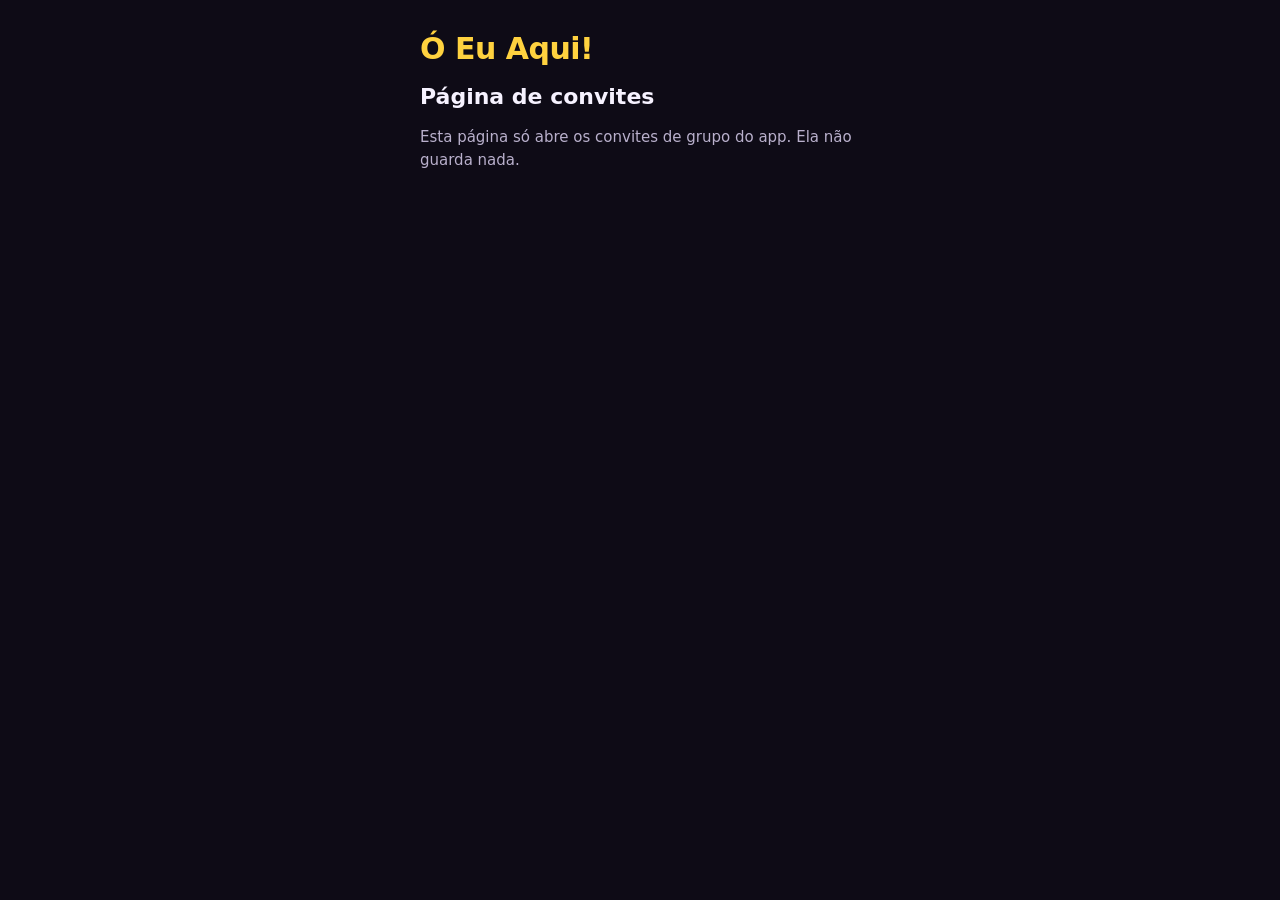
<file: index.html>
<!doctype html>
<html lang="pt-BR">
<head>
<meta charset="utf-8">
<meta name="viewport" content="width=device-width, initial-scale=1, viewport-fit=cover">
<meta http-equiv="Content-Security-Policy" content="default-src 'none'; style-src 'self'; img-src 'self'; base-uri 'none'; form-action 'none'">
<meta name="referrer" content="no-referrer">
<meta name="robots" content="noindex">
<title>Ó Eu Aqui! — página de convites</title>
<link rel="stylesheet" href="estilo.css">
</head>
<body>
<main>
  <p class="marca">Ó Eu Aqui!</p>
  <h1>Página de convites</h1>
  <p class="suave">Esta página só abre os convites de grupo do app. Ela não guarda nada.</p>
</main>
</body>
</html>
</file>
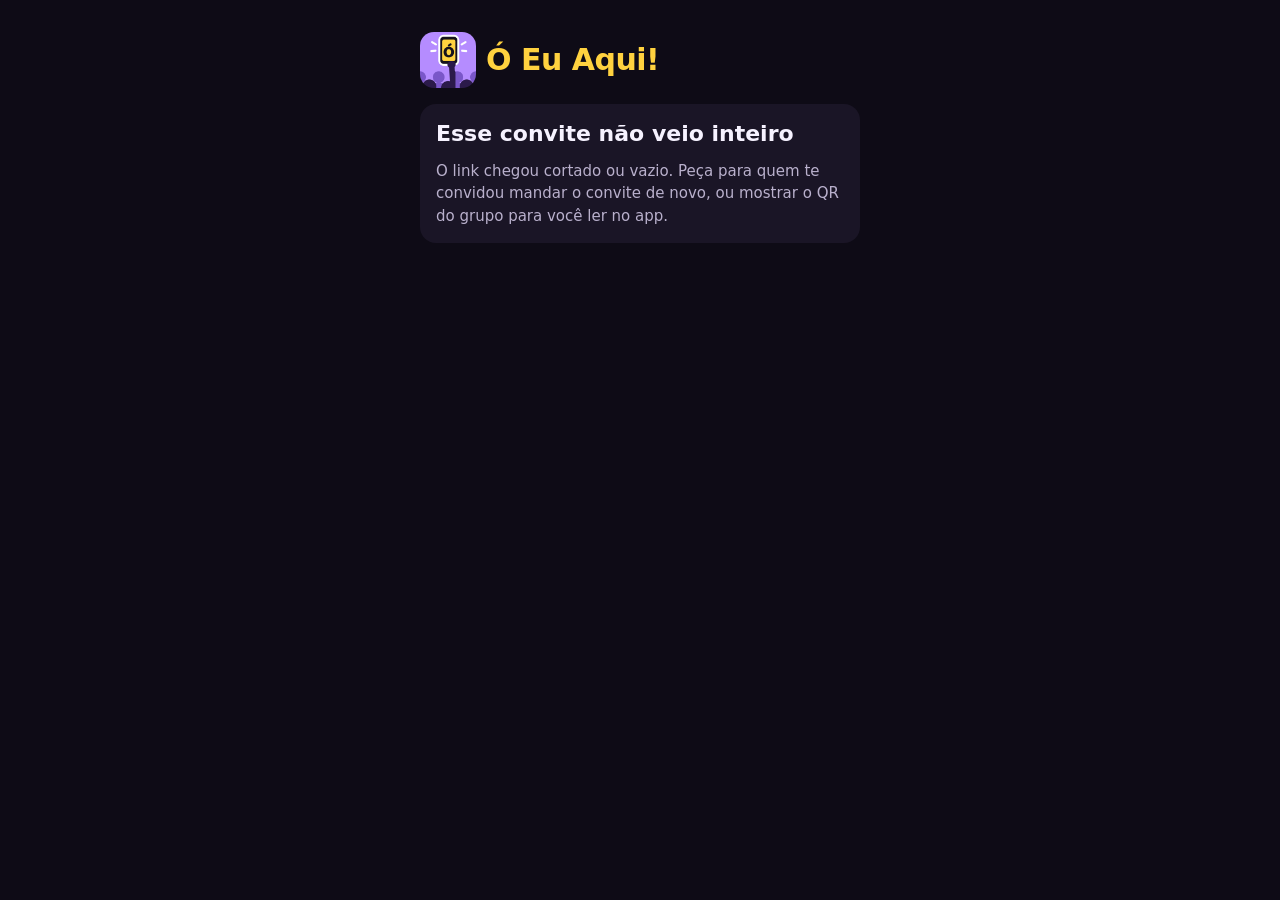
<file: oeuaqui/e.html>
<!doctype html>
<html lang="pt-BR">
<head>
<meta charset="utf-8">
<meta name="viewport" content="width=device-width, initial-scale=1, viewport-fit=cover">
<!-- Sem nenhum recurso externo, sem cookies e sem analytics. O código do convite fica depois do "#",
     que o navegador nunca manda ao servidor; o JS só lê location.hash e não decodifica nada. -->
<meta http-equiv="Content-Security-Policy" content="default-src 'none'; script-src 'self'; style-src 'self'; img-src 'self'; connect-src 'none'; base-uri 'none'; form-action 'none'">
<meta name="referrer" content="no-referrer">
<meta name="robots" content="noindex">
<title>Convite do Ó Eu Aqui!</title>
<link rel="stylesheet" href="../estilo.css">
<script src="e.js" defer></script>
</head>
<body>
<main>
  <p class="marca"><img src="logo.png" alt="" width="56" height="56" class="logo"> Ó Eu Aqui!</p>

  <section id="convite" hidden>
    <div class="cartao">
      <h1>Você foi convidado para um grupo do Ó Eu Aqui!</h1>
      <p>O app ajuda vocês a se acharem durante o show ou o evento, mesmo sem internet: cada grupo tem o seu sinal, um radar e um ponto de encontro.</p>
      <a id="abrir" class="botao principal" href="oeuaqui://e">Abrir no app Ó Eu Aqui!</a>
      <button id="copiar" class="botao secundario" type="button">Copiar código</button>
      <p id="status" class="status" role="status" aria-live="polite"></p>
      <p id="atualizar" class="suave" hidden>Se o app pedir para atualizar ou disser que o convite é inválido, atualize o Ó Eu Aqui! pela Google Play (versão 1.3 ou mais nova) e toque no convite de novo.</p>
      <textarea id="codigo" class="codigo-oculto" rows="1" readonly aria-hidden="true" tabindex="-1"></textarea>
    </div>
    <div class="cartao">
      <h2>Ainda não tem o app?</h2>
      <p class="suave">Por enquanto o Ó Eu Aqui! é só para Android. Instale pela Google Play e depois toque no convite de novo.</p>
      <a class="botao secundario" href="https://play.google.com/store/apps/details?id=br.com.mocto.oeuaqui" rel="noopener">Baixar na Google Play</a>
    </div>
  </section>

  <section id="iphone" hidden>
    <div class="cartao">
      <h1>No iPhone ainda não dá</h1>
      <p class="suave">Por enquanto o Ó Eu Aqui! é só para Android. Estamos preparando a versão para iPhone.</p>
      <p class="suave">Até lá: peça para quem te convidou mandar a imagem do sinal do grupo. No show, procure esse sinal e combine o ponto de encontro pelo WhatsApp.</p>
    </div>
  </section>

  <section id="invalido" hidden>
    <div class="cartao">
      <h1>Esse convite não veio inteiro</h1>
      <p class="suave">O link chegou cortado ou vazio. Peça para quem te convidou mandar o convite de novo, ou mostrar o QR do grupo para você ler no app.</p>
    </div>
  </section>

  <noscript>
    <div class="cartao">
      <p>Para abrir o convite, ligue o JavaScript ou abra o app Ó Eu Aqui! e toque em Entrar com código.</p>
    </div>
  </noscript>

</main>
</body>
</html>
</file>
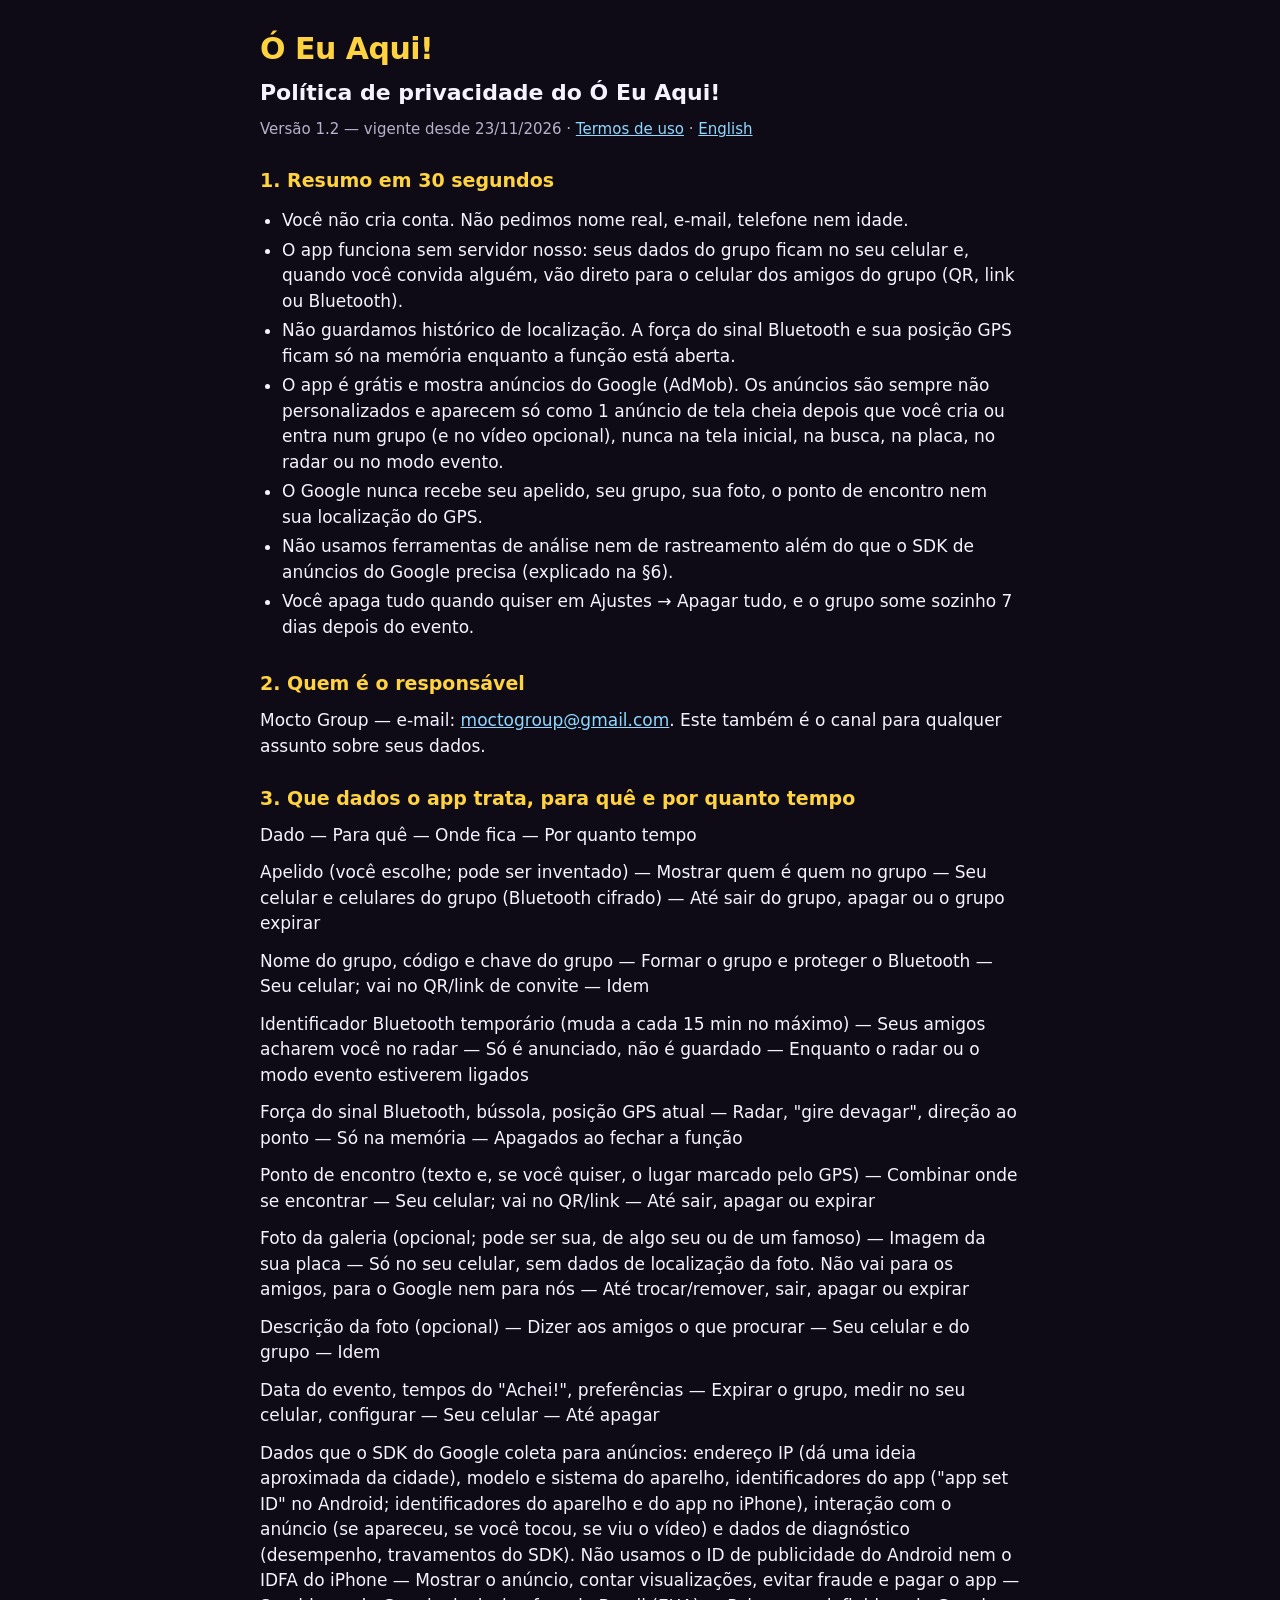
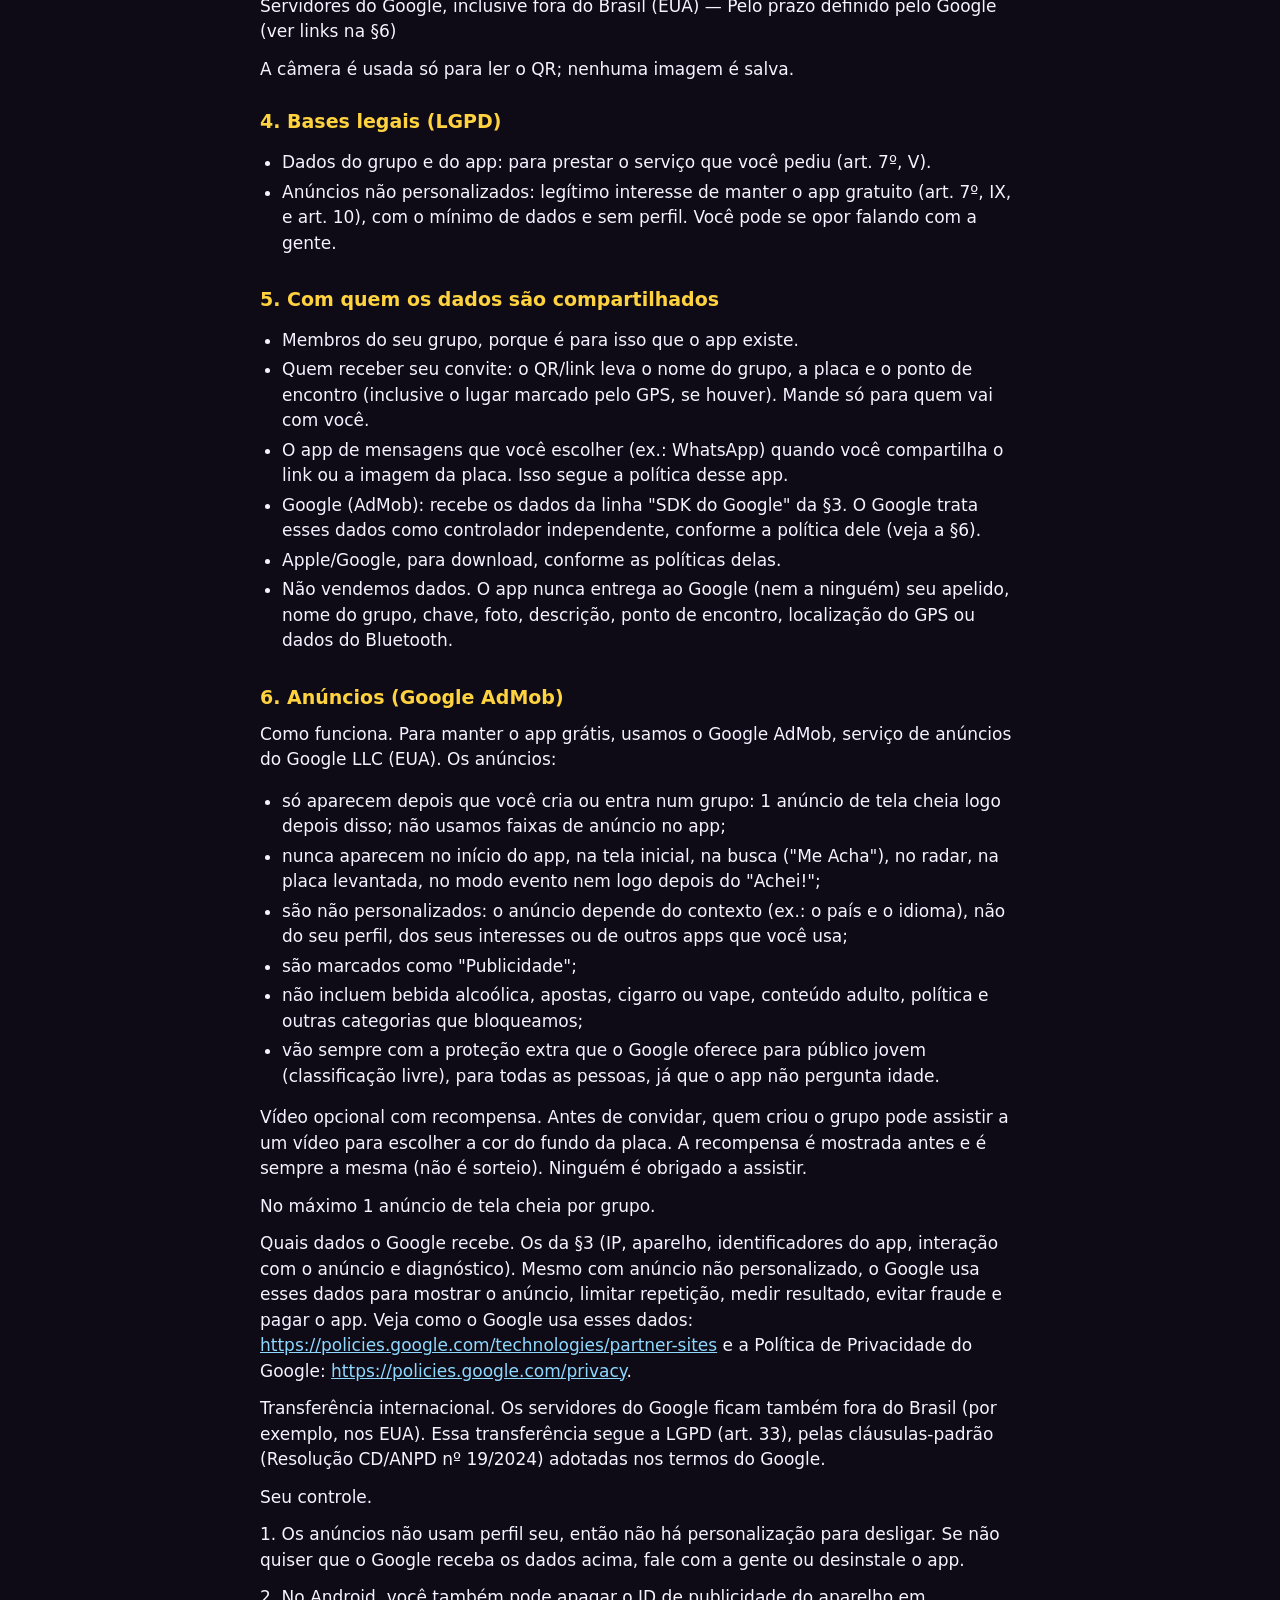
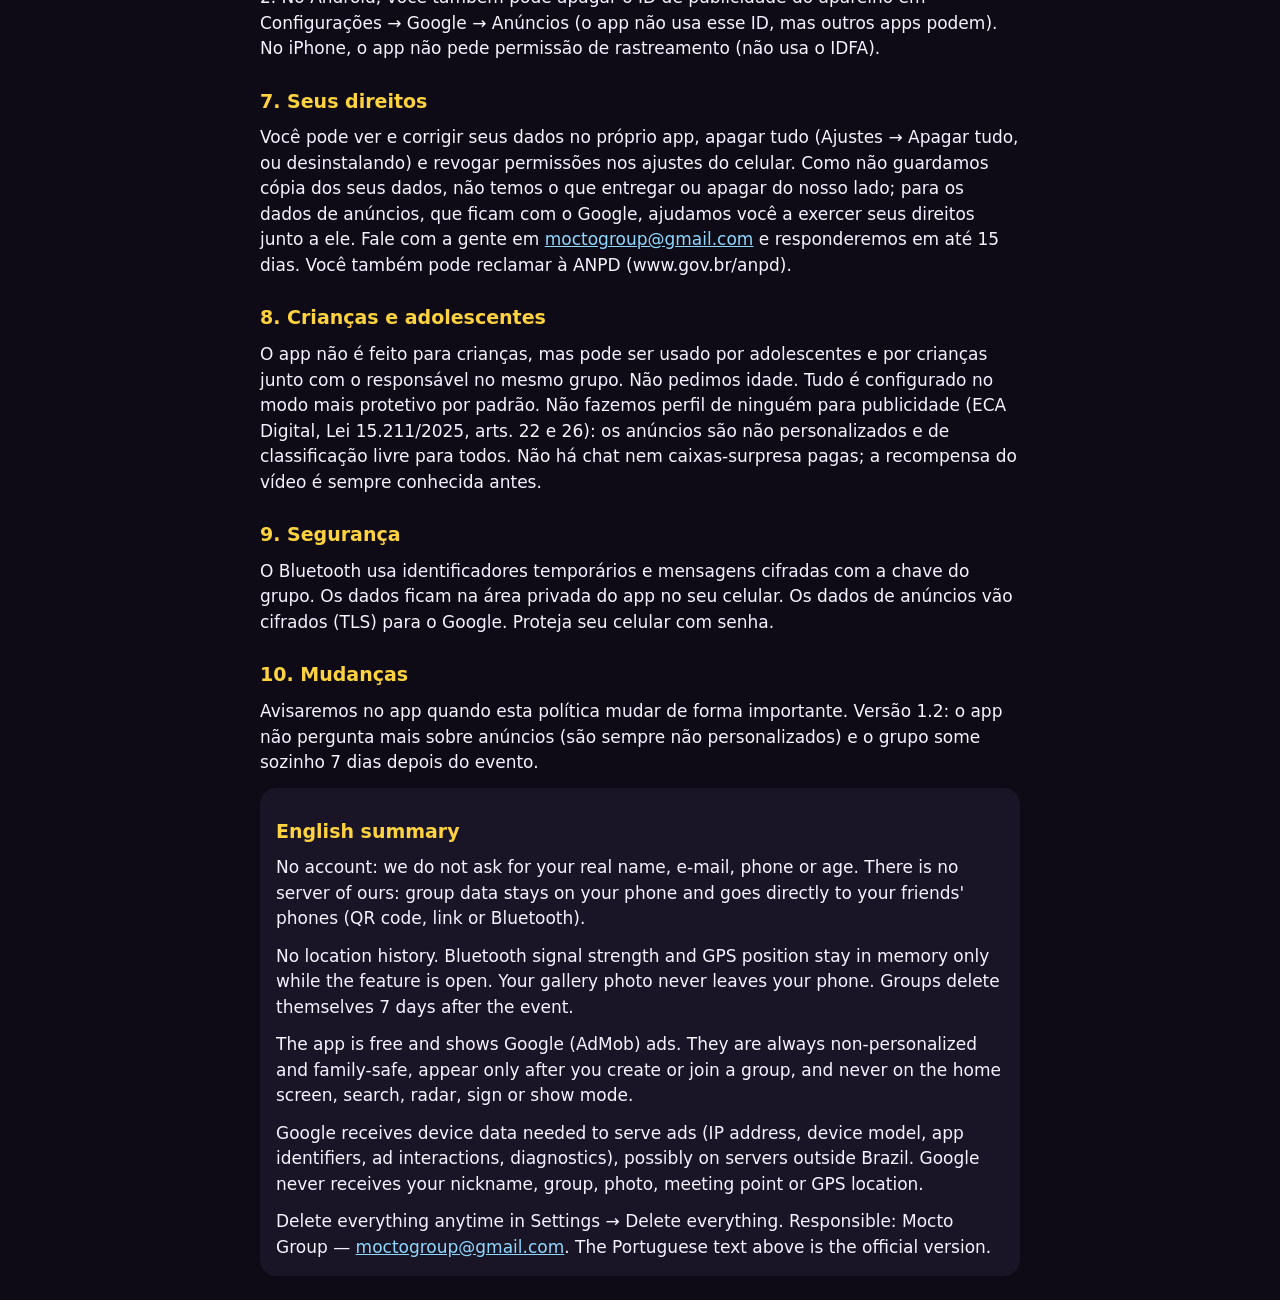
<file: oeuaqui/privacidade.html>
<!doctype html>
<html lang="pt-BR">
<head>
<meta charset="utf-8">
<meta name="viewport" content="width=device-width, initial-scale=1, viewport-fit=cover">
<!-- Mesmo texto da versão dentro do app (legal.pt-BR.json, v1.2). Sem nenhum recurso externo, sem cookies e sem JS. -->
<meta http-equiv="Content-Security-Policy" content="default-src 'none'; script-src 'self'; style-src 'self'; img-src 'self'; connect-src 'none'; base-uri 'none'; form-action 'none'">
<meta name="referrer" content="no-referrer">
<title>Política de privacidade do Ó Eu Aqui!</title>
<link rel="stylesheet" href="../estilo.css">
</head>
<body>
<main class="legal">
  <p class="marca">Ó Eu Aqui!</p>
  <h1>Política de privacidade do Ó Eu Aqui!</h1>
  <p class="suave">Versão 1.2 — vigente desde 23/11/2026 · <a href="termos.html">Termos de uso</a> · <a href="#english" hreflang="en">English</a></p>
<h2>1. Resumo em 30 segundos</h2>
<ul><li>Você não cria conta. Não pedimos nome real, e-mail, telefone nem idade.</li><li>O app funciona sem servidor nosso: seus dados do grupo ficam no seu celular e, quando você convida alguém, vão direto para o celular dos amigos do grupo (QR, link ou Bluetooth).</li><li>Não guardamos histórico de localização. A força do sinal Bluetooth e sua posição GPS ficam só na memória enquanto a função está aberta.</li><li>O app é grátis e mostra anúncios do Google (AdMob). Os anúncios são sempre não personalizados e aparecem só como 1 anúncio de tela cheia depois que você cria ou entra num grupo (e no vídeo opcional), nunca na tela inicial, na busca, na placa, no radar ou no modo evento.</li><li>O Google nunca recebe seu apelido, seu grupo, sua foto, o ponto de encontro nem sua localização do GPS.</li><li>Não usamos ferramentas de análise nem de rastreamento além do que o SDK de anúncios do Google precisa (explicado na §6).</li><li>Você apaga tudo quando quiser em Ajustes → Apagar tudo, e o grupo some sozinho 7 dias depois do evento.</li></ul>
<h2>2. Quem é o responsável</h2>
<p>Mocto Group — e-mail: <a href="mailto:moctogroup@gmail.com">moctogroup@gmail.com</a>. Este também é o canal para qualquer assunto sobre seus dados.</p>
<h2>3. Que dados o app trata, para quê e por quanto tempo</h2>
<p>Dado — Para quê — Onde fica — Por quanto tempo</p>
<p>Apelido (você escolhe; pode ser inventado) — Mostrar quem é quem no grupo — Seu celular e celulares do grupo (Bluetooth cifrado) — Até sair do grupo, apagar ou o grupo expirar</p>
<p>Nome do grupo, código e chave do grupo — Formar o grupo e proteger o Bluetooth — Seu celular; vai no QR/link de convite — Idem</p>
<p>Identificador Bluetooth temporário (muda a cada 15 min no máximo) — Seus amigos acharem você no radar — Só é anunciado, não é guardado — Enquanto o radar ou o modo evento estiverem ligados</p>
<p>Força do sinal Bluetooth, bússola, posição GPS atual — Radar, "gire devagar", direção ao ponto — Só na memória — Apagados ao fechar a função</p>
<p>Ponto de encontro (texto e, se você quiser, o lugar marcado pelo GPS) — Combinar onde se encontrar — Seu celular; vai no QR/link — Até sair, apagar ou expirar</p>
<p>Foto da galeria (opcional; pode ser sua, de algo seu ou de um famoso) — Imagem da sua placa — Só no seu celular, sem dados de localização da foto. Não vai para os amigos, para o Google nem para nós — Até trocar/remover, sair, apagar ou expirar</p>
<p>Descrição da foto (opcional) — Dizer aos amigos o que procurar — Seu celular e do grupo — Idem</p>
<p>Data do evento, tempos do "Achei!", preferências — Expirar o grupo, medir no seu celular, configurar — Seu celular — Até apagar</p>
<p>Dados que o SDK do Google coleta para anúncios: endereço IP (dá uma ideia aproximada da cidade), modelo e sistema do aparelho, identificadores do app ("app set ID" no Android; identificadores do aparelho e do app no iPhone), interação com o anúncio (se apareceu, se você tocou, se viu o vídeo) e dados de diagnóstico (desempenho, travamentos do SDK). Não usamos o ID de publicidade do Android nem o IDFA do iPhone — Mostrar o anúncio, contar visualizações, evitar fraude e pagar o app — Servidores do Google, inclusive fora do Brasil (EUA) — Pelo prazo definido pelo Google (ver links na §6)</p>
<p>A câmera é usada só para ler o QR; nenhuma imagem é salva.</p>
<h2>4. Bases legais (LGPD)</h2>
<ul><li>Dados do grupo e do app: para prestar o serviço que você pediu (art. 7º, V).</li><li>Anúncios não personalizados: legítimo interesse de manter o app gratuito (art. 7º, IX, e art. 10), com o mínimo de dados e sem perfil. Você pode se opor falando com a gente.</li></ul>
<h2>5. Com quem os dados são compartilhados</h2>
<ul><li>Membros do seu grupo, porque é para isso que o app existe.</li><li>Quem receber seu convite: o QR/link leva o nome do grupo, a placa e o ponto de encontro (inclusive o lugar marcado pelo GPS, se houver). Mande só para quem vai com você.</li><li>O app de mensagens que você escolher (ex.: WhatsApp) quando você compartilha o link ou a imagem da placa. Isso segue a política desse app.</li><li>Google (AdMob): recebe os dados da linha "SDK do Google" da §3. O Google trata esses dados como controlador independente, conforme a política dele (veja a §6).</li><li>Apple/Google, para download, conforme as políticas delas.</li><li>Não vendemos dados. O app nunca entrega ao Google (nem a ninguém) seu apelido, nome do grupo, chave, foto, descrição, ponto de encontro, localização do GPS ou dados do Bluetooth.</li></ul>
<h2>6. Anúncios (Google AdMob)</h2>
<p>Como funciona. Para manter o app grátis, usamos o Google AdMob, serviço de anúncios do Google LLC (EUA). Os anúncios:</p>
<ul><li>só aparecem depois que você cria ou entra num grupo: 1 anúncio de tela cheia logo depois disso; não usamos faixas de anúncio no app;</li><li>nunca aparecem no início do app, na tela inicial, na busca ("Me Acha"), no radar, na placa levantada, no modo evento nem logo depois do "Achei!";</li><li>são não personalizados: o anúncio depende do contexto (ex.: o país e o idioma), não do seu perfil, dos seus interesses ou de outros apps que você usa;</li><li>são marcados como "Publicidade";</li><li>não incluem bebida alcoólica, apostas, cigarro ou vape, conteúdo adulto, política e outras categorias que bloqueamos;</li><li>vão sempre com a proteção extra que o Google oferece para público jovem (classificação livre), para todas as pessoas, já que o app não pergunta idade.</li></ul>
<p>Vídeo opcional com recompensa. Antes de convidar, quem criou o grupo pode assistir a um vídeo para escolher a cor do fundo da placa. A recompensa é mostrada antes e é sempre a mesma (não é sorteio). Ninguém é obrigado a assistir.</p>
<p>No máximo 1 anúncio de tela cheia por grupo.</p>
<p>Quais dados o Google recebe. Os da §3 (IP, aparelho, identificadores do app, interação com o anúncio e diagnóstico). Mesmo com anúncio não personalizado, o Google usa esses dados para mostrar o anúncio, limitar repetição, medir resultado, evitar fraude e pagar o app. Veja como o Google usa esses dados: <a href="https://policies.google.com/technologies/partner-sites">https://policies.google.com/technologies/partner-sites</a> e a Política de Privacidade do Google: <a href="https://policies.google.com/privacy">https://policies.google.com/privacy</a>.</p>
<p>Transferência internacional. Os servidores do Google ficam também fora do Brasil (por exemplo, nos EUA). Essa transferência segue a LGPD (art. 33), pelas cláusulas-padrão (Resolução CD/ANPD nº 19/2024) adotadas nos termos do Google.</p>
<p>Seu controle.</p>
<p>1. Os anúncios não usam perfil seu, então não há personalização para desligar. Se não quiser que o Google receba os dados acima, fale com a gente ou desinstale o app.</p>
<p>2. No Android, você também pode apagar o ID de publicidade do aparelho em Configurações → Google → Anúncios (o app não usa esse ID, mas outros apps podem). No iPhone, o app não pede permissão de rastreamento (não usa o IDFA).</p>
<h2>7. Seus direitos</h2>
<p>Você pode ver e corrigir seus dados no próprio app, apagar tudo (Ajustes → Apagar tudo, ou desinstalando) e revogar permissões nos ajustes do celular. Como não guardamos cópia dos seus dados, não temos o que entregar ou apagar do nosso lado; para os dados de anúncios, que ficam com o Google, ajudamos você a exercer seus direitos junto a ele. Fale com a gente em <a href="mailto:moctogroup@gmail.com">moctogroup@gmail.com</a> e responderemos em até 15 dias. Você também pode reclamar à ANPD (www.gov.br/anpd).</p>
<h2>8. Crianças e adolescentes</h2>
<p>O app não é feito para crianças, mas pode ser usado por adolescentes e por crianças junto com o responsável no mesmo grupo. Não pedimos idade. Tudo é configurado no modo mais protetivo por padrão. Não fazemos perfil de ninguém para publicidade (ECA Digital, Lei 15.211/2025, arts. 22 e 26): os anúncios são não personalizados e de classificação livre para todos. Não há chat nem caixas-surpresa pagas; a recompensa do vídeo é sempre conhecida antes.</p>
<h2>9. Segurança</h2>
<p>O Bluetooth usa identificadores temporários e mensagens cifradas com a chave do grupo. Os dados ficam na área privada do app no seu celular. Os dados de anúncios vão cifrados (TLS) para o Google. Proteja seu celular com senha.</p>
<h2>10. Mudanças</h2>
<p>Avisaremos no app quando esta política mudar de forma importante. Versão 1.2: o app não pergunta mais sobre anúncios (são sempre não personalizados) e o grupo some sozinho 7 dias depois do evento.</p>
  <section id="english" lang="en" class="cartao">
    <h2>English summary</h2>
    <p>No account: we do not ask for your real name, e-mail, phone or age. There is no server of ours: group data stays on your phone and goes directly to your friends' phones (QR code, link or Bluetooth).</p>
    <p>No location history. Bluetooth signal strength and GPS position stay in memory only while the feature is open. Your gallery photo never leaves your phone. Groups delete themselves 7 days after the event.</p>
    <p>The app is free and shows Google (AdMob) ads. They are always non-personalized and family-safe, appear only after you create or join a group, and never on the home screen, search, radar, sign or show mode.</p>
    <p>Google receives device data needed to serve ads (IP address, device model, app identifiers, ad interactions, diagnostics), possibly on servers outside Brazil. Google never receives your nickname, group, photo, meeting point or GPS location.</p>
    <p>Delete everything anytime in Settings → Delete everything. Responsible: Mocto Group — <a href="mailto:moctogroup@gmail.com">moctogroup@gmail.com</a>. The Portuguese text above is the official version.</p>
  </section>
</main>
</body>
</html>
</file>
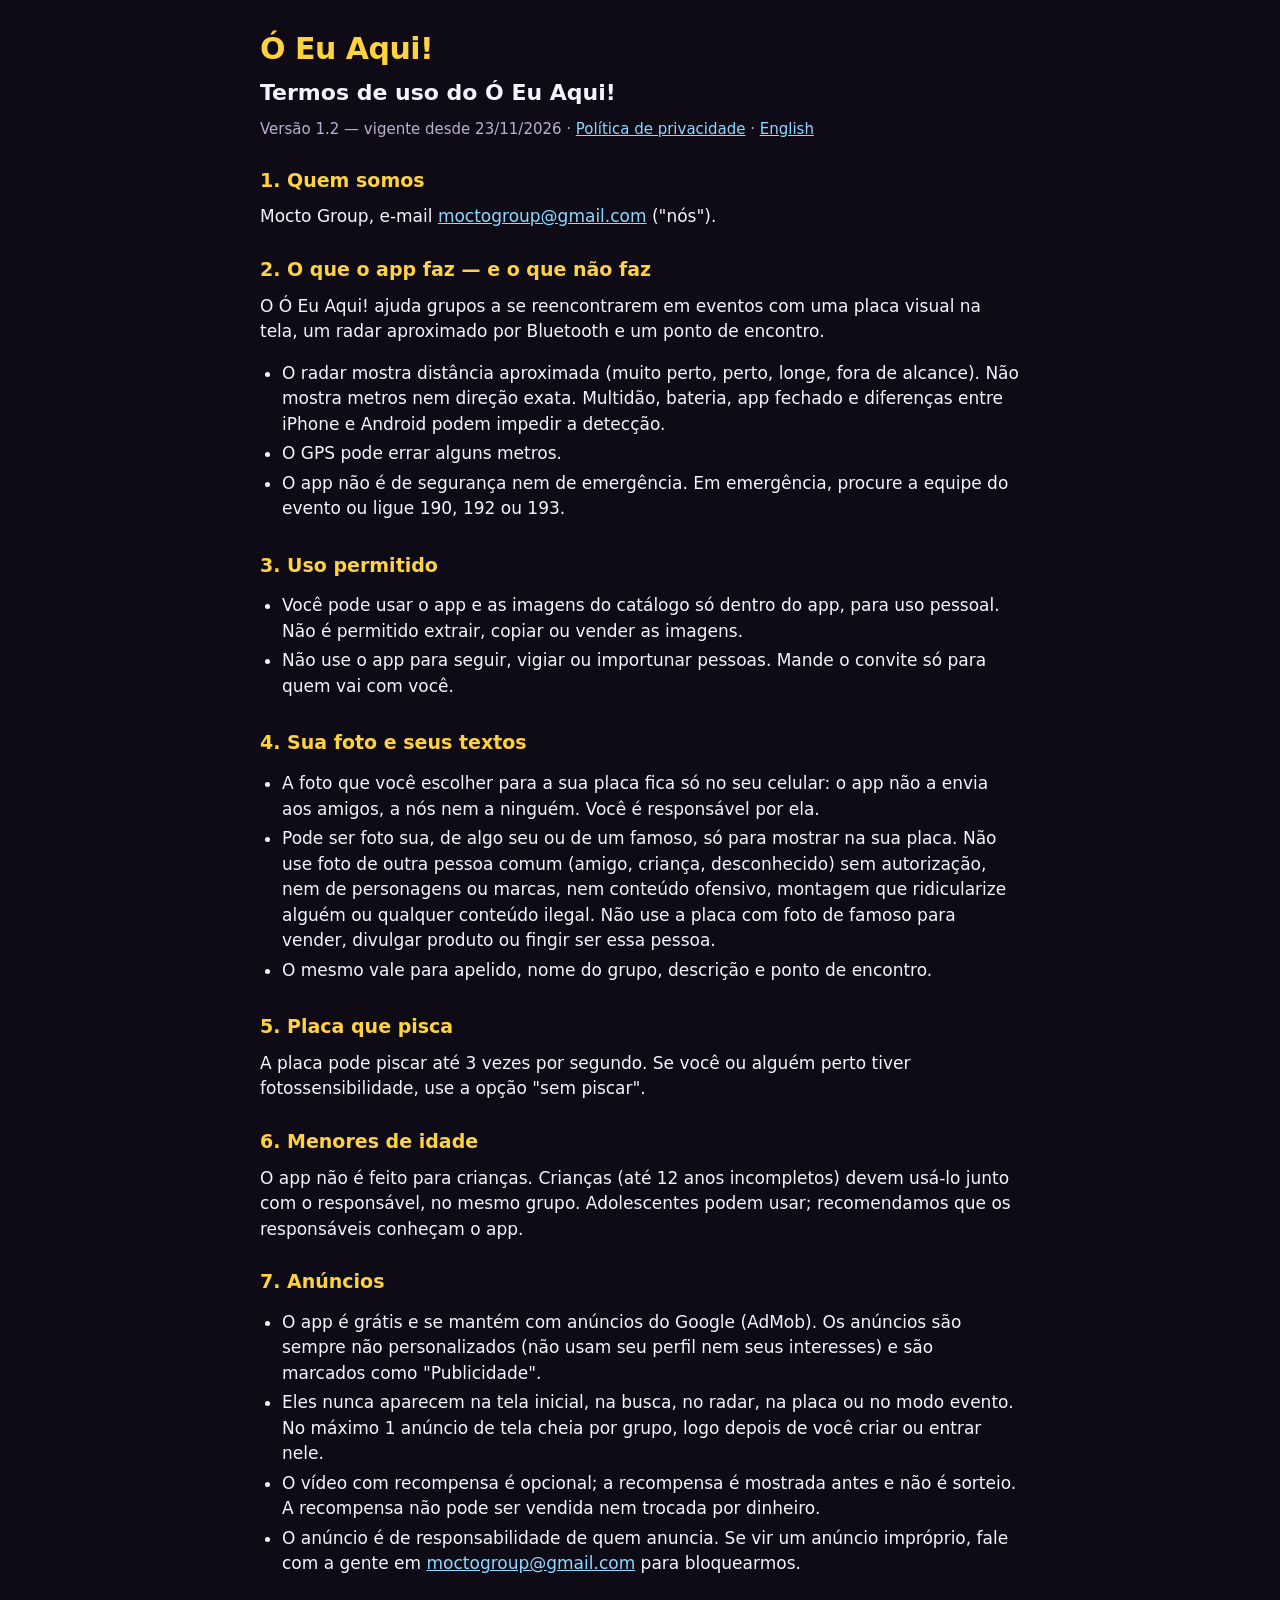
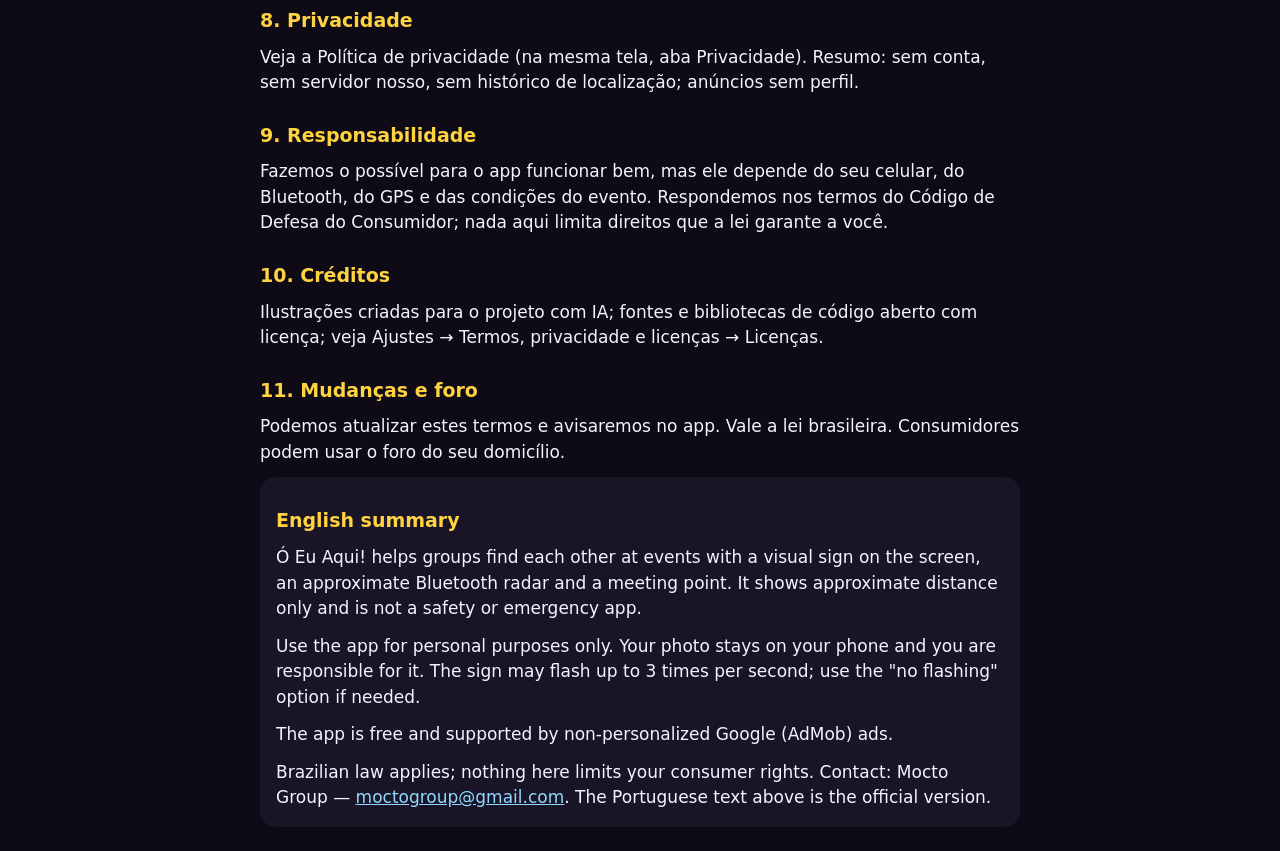
<file: oeuaqui/termos.html>
<!doctype html>
<html lang="pt-BR">
<head>
<meta charset="utf-8">
<meta name="viewport" content="width=device-width, initial-scale=1, viewport-fit=cover">
<!-- Mesmo texto da versão dentro do app (legal.pt-BR.json, v1.2). Sem nenhum recurso externo, sem cookies e sem JS. -->
<meta http-equiv="Content-Security-Policy" content="default-src 'none'; script-src 'self'; style-src 'self'; img-src 'self'; connect-src 'none'; base-uri 'none'; form-action 'none'">
<meta name="referrer" content="no-referrer">
<title>Termos de uso do Ó Eu Aqui!</title>
<link rel="stylesheet" href="../estilo.css">
</head>
<body>
<main class="legal">
  <p class="marca">Ó Eu Aqui!</p>
  <h1>Termos de uso do Ó Eu Aqui!</h1>
  <p class="suave">Versão 1.2 — vigente desde 23/11/2026 · <a href="privacidade.html">Política de privacidade</a> · <a href="#english" hreflang="en">English</a></p>
<h2>1. Quem somos</h2>
<p>Mocto Group, e-mail <a href="mailto:moctogroup@gmail.com">moctogroup@gmail.com</a> ("nós").</p>
<h2>2. O que o app faz — e o que não faz</h2>
<p>O Ó Eu Aqui! ajuda grupos a se reencontrarem em eventos com uma placa visual na tela, um radar aproximado por Bluetooth e um ponto de encontro.</p>
<ul><li>O radar mostra distância aproximada (muito perto, perto, longe, fora de alcance). Não mostra metros nem direção exata. Multidão, bateria, app fechado e diferenças entre iPhone e Android podem impedir a detecção.</li><li>O GPS pode errar alguns metros.</li><li>O app não é de segurança nem de emergência. Em emergência, procure a equipe do evento ou ligue 190, 192 ou 193.</li></ul>
<h2>3. Uso permitido</h2>
<ul><li>Você pode usar o app e as imagens do catálogo só dentro do app, para uso pessoal. Não é permitido extrair, copiar ou vender as imagens.</li><li>Não use o app para seguir, vigiar ou importunar pessoas. Mande o convite só para quem vai com você.</li></ul>
<h2>4. Sua foto e seus textos</h2>
<ul><li>A foto que você escolher para a sua placa fica só no seu celular: o app não a envia aos amigos, a nós nem a ninguém. Você é responsável por ela.</li><li>Pode ser foto sua, de algo seu ou de um famoso, só para mostrar na sua placa. Não use foto de outra pessoa comum (amigo, criança, desconhecido) sem autorização, nem de personagens ou marcas, nem conteúdo ofensivo, montagem que ridicularize alguém ou qualquer conteúdo ilegal. Não use a placa com foto de famoso para vender, divulgar produto ou fingir ser essa pessoa.</li><li>O mesmo vale para apelido, nome do grupo, descrição e ponto de encontro.</li></ul>
<h2>5. Placa que pisca</h2>
<p>A placa pode piscar até 3 vezes por segundo. Se você ou alguém perto tiver fotossensibilidade, use a opção "sem piscar".</p>
<h2>6. Menores de idade</h2>
<p>O app não é feito para crianças. Crianças (até 12 anos incompletos) devem usá-lo junto com o responsável, no mesmo grupo. Adolescentes podem usar; recomendamos que os responsáveis conheçam o app.</p>
<h2>7. Anúncios</h2>
<ul><li>O app é grátis e se mantém com anúncios do Google (AdMob). Os anúncios são sempre não personalizados (não usam seu perfil nem seus interesses) e são marcados como "Publicidade".</li><li>Eles nunca aparecem na tela inicial, na busca, no radar, na placa ou no modo evento. No máximo 1 anúncio de tela cheia por grupo, logo depois de você criar ou entrar nele.</li><li>O vídeo com recompensa é opcional; a recompensa é mostrada antes e não é sorteio. A recompensa não pode ser vendida nem trocada por dinheiro.</li><li>O anúncio é de responsabilidade de quem anuncia. Se vir um anúncio impróprio, fale com a gente em <a href="mailto:moctogroup@gmail.com">moctogroup@gmail.com</a> para bloquearmos.</li></ul>
<h2>8. Privacidade</h2>
<p>Veja a Política de privacidade (na mesma tela, aba Privacidade). Resumo: sem conta, sem servidor nosso, sem histórico de localização; anúncios sem perfil.</p>
<h2>9. Responsabilidade</h2>
<p>Fazemos o possível para o app funcionar bem, mas ele depende do seu celular, do Bluetooth, do GPS e das condições do evento. Respondemos nos termos do Código de Defesa do Consumidor; nada aqui limita direitos que a lei garante a você.</p>
<h2>10. Créditos</h2>
<p>Ilustrações criadas para o projeto com IA; fontes e bibliotecas de código aberto com licença; veja Ajustes → Termos, privacidade e licenças → Licenças.</p>
<h2>11. Mudanças e foro</h2>
<p>Podemos atualizar estes termos e avisaremos no app. Vale a lei brasileira. Consumidores podem usar o foro do seu domicílio.</p>
  <section id="english" lang="en" class="cartao">
    <h2>English summary</h2>
    <p>Ó Eu Aqui! helps groups find each other at events with a visual sign on the screen, an approximate Bluetooth radar and a meeting point. It shows approximate distance only and is not a safety or emergency app.</p>
    <p>Use the app for personal purposes only. Your photo stays on your phone and you are responsible for it. The sign may flash up to 3 times per second; use the "no flashing" option if needed.</p>
    <p>The app is free and supported by non-personalized Google (AdMob) ads.</p>
    <p>Brazilian law applies; nothing here limits your consumer rights. Contact: Mocto Group — <a href="mailto:moctogroup@gmail.com">moctogroup@gmail.com</a>. The Portuguese text above is the official version.</p>
  </section>
</main>
</body>
</html>
</file>
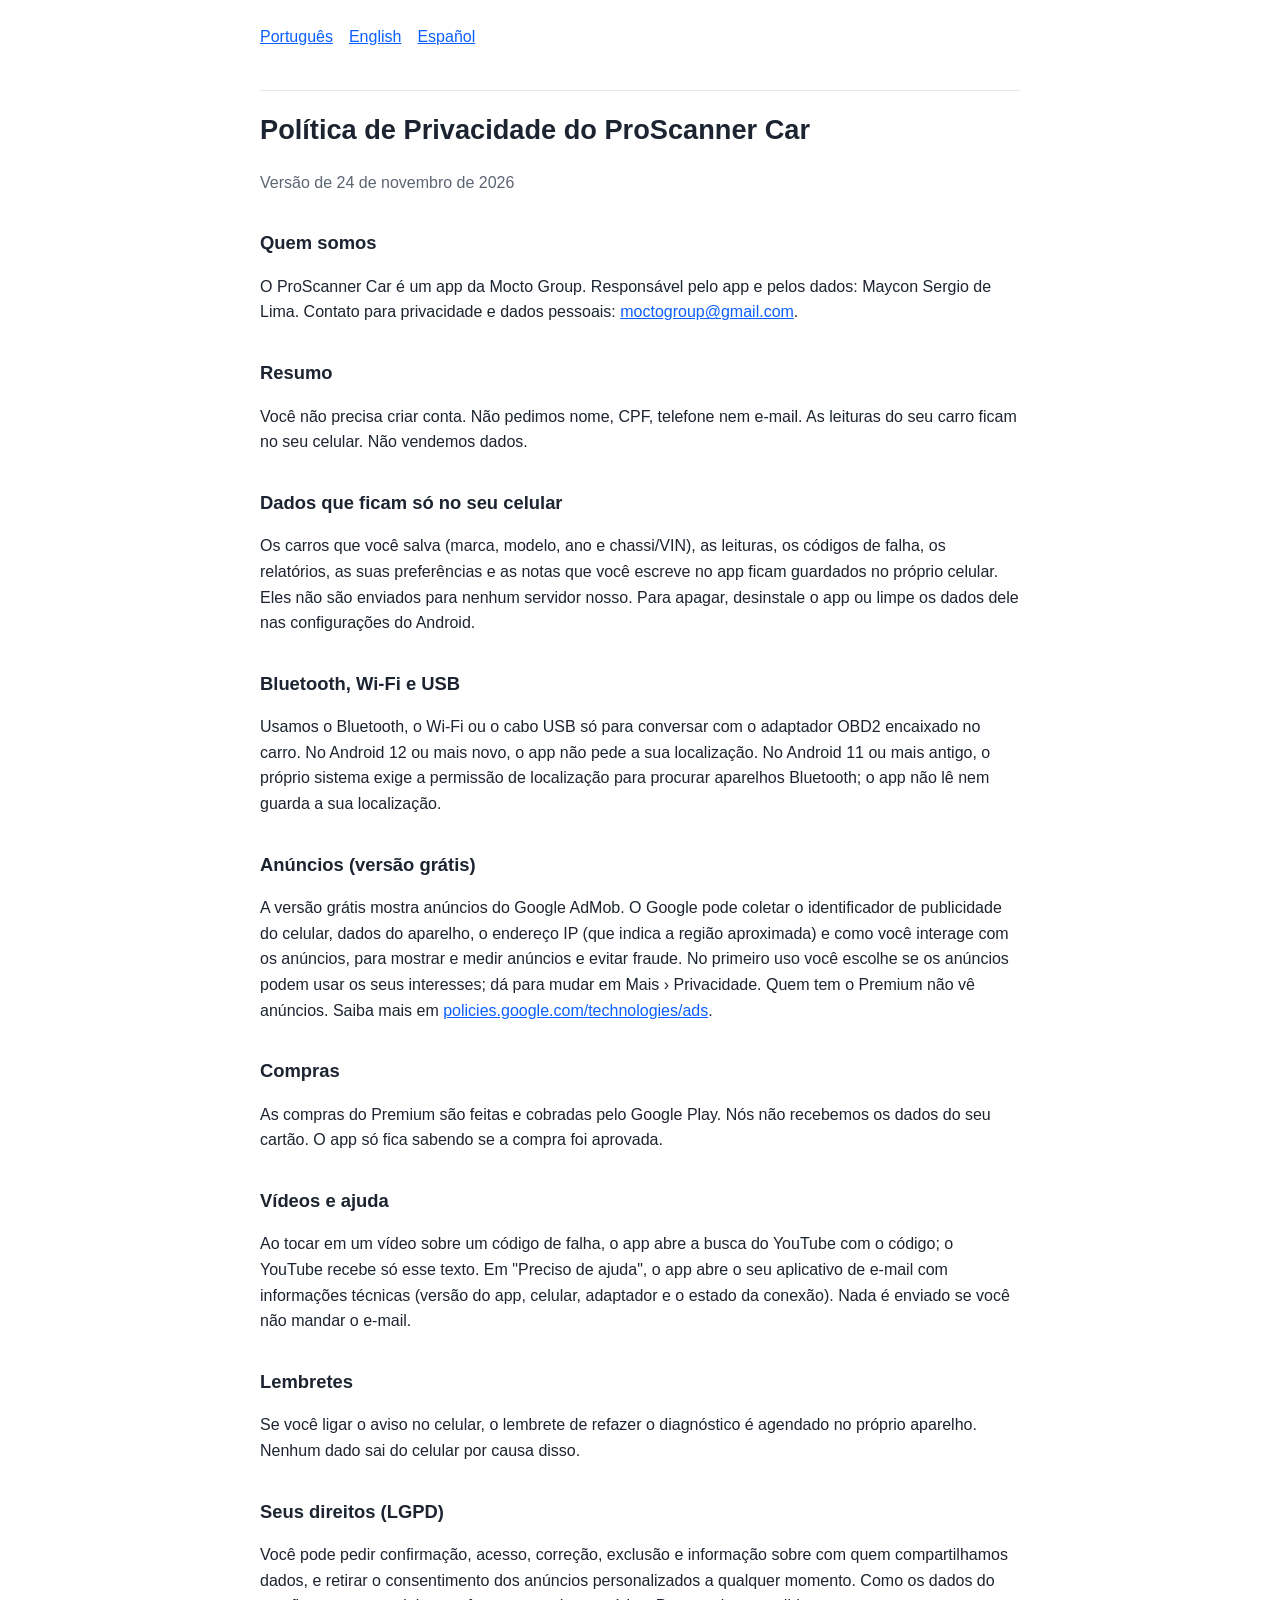
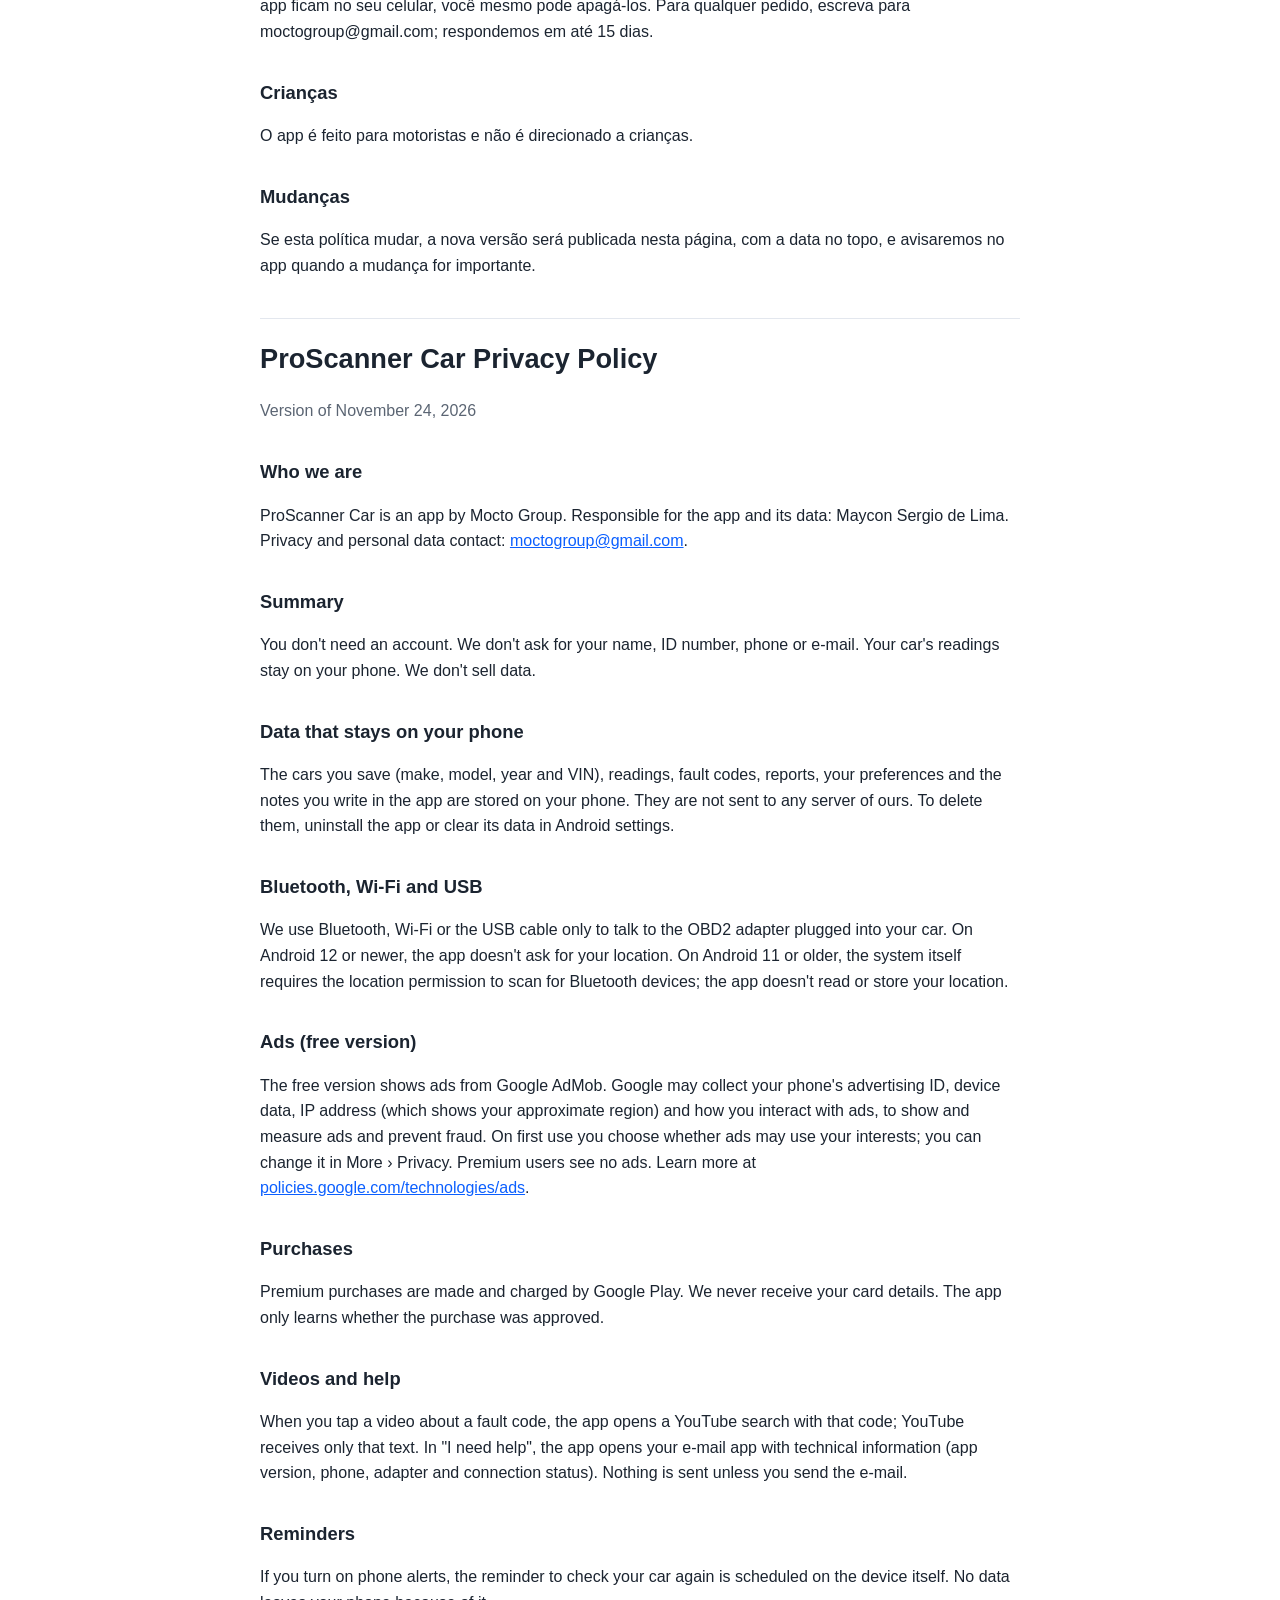
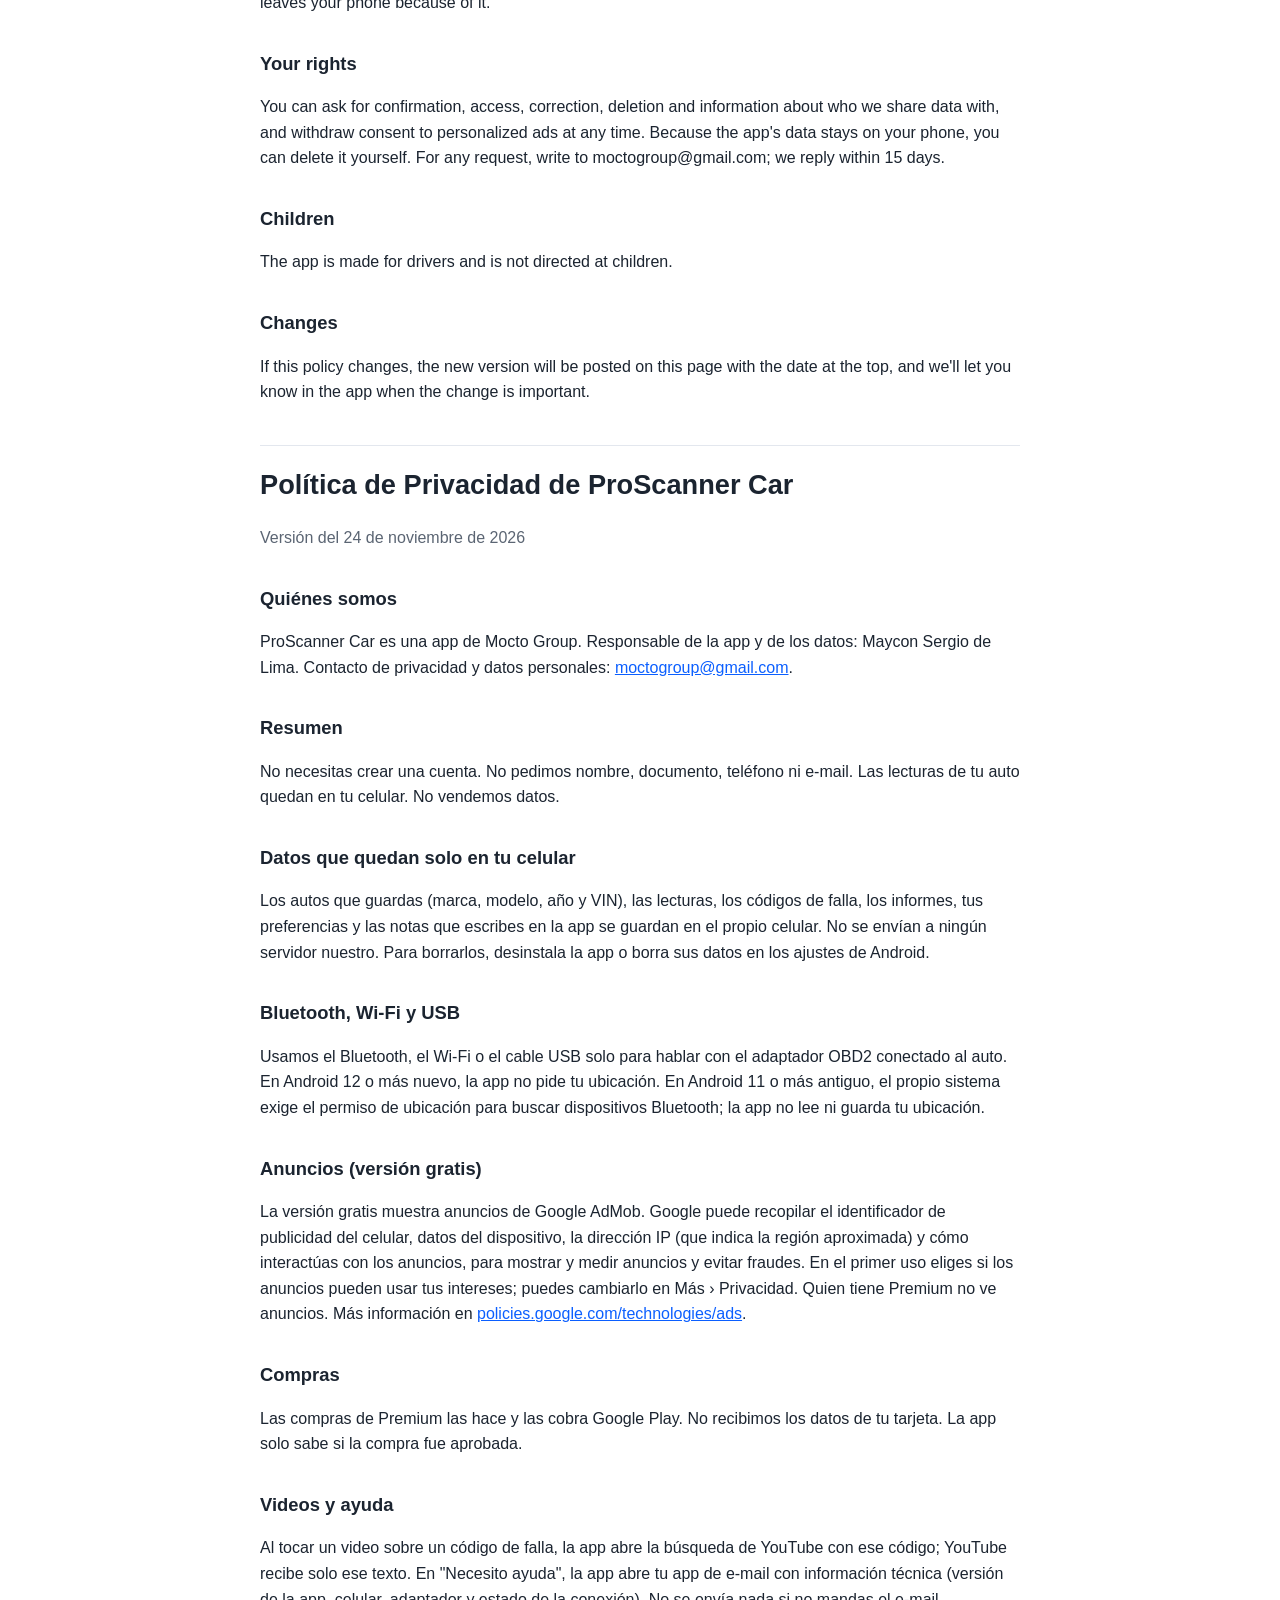
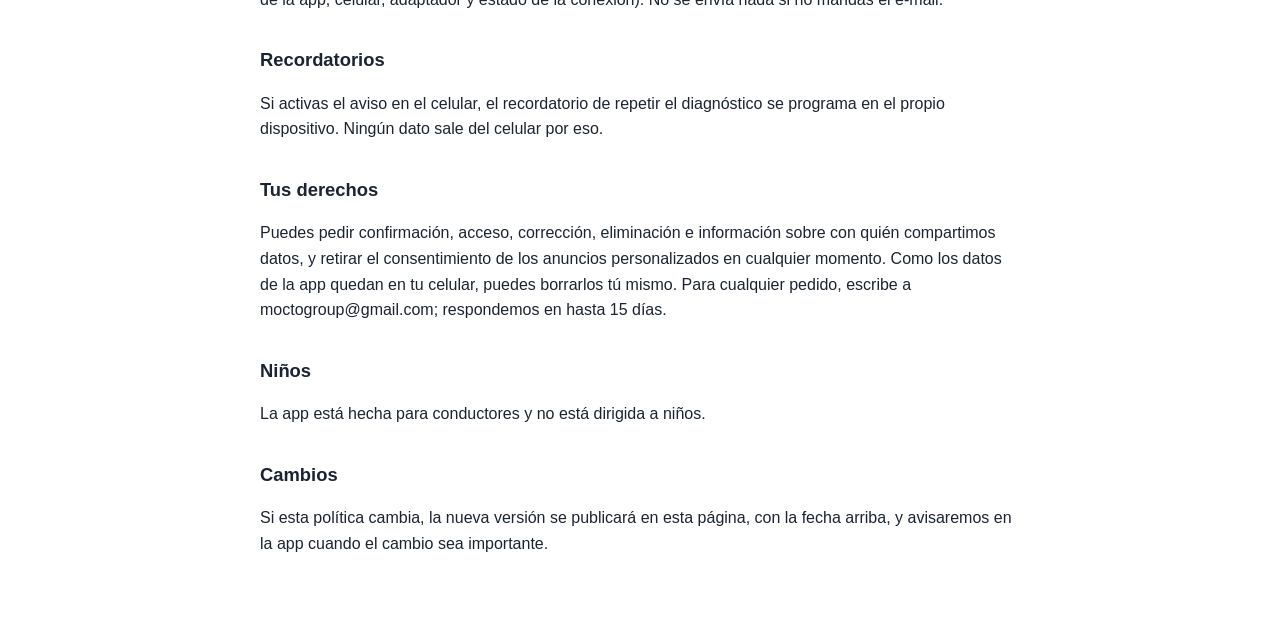
<file: proscanner/privacidade.html>
<!doctype html><html lang="pt-BR"><head><meta charset="utf-8"><meta name="viewport" content="width=device-width,initial-scale=1"><title>ProScanner Car – Privacidade</title><style>body{margin:0;background:#fff;color:#1b2430;font:16px/1.6 -apple-system,Segoe UI,Roboto,sans-serif}main{max-width:760px;margin:0 auto;padding:24px 16px 64px}nav a{margin-right:16px}h1{font-size:1.7rem;line-height:1.25}h2{font-size:1.15rem;margin-top:1.8em}.v{color:#5b6573}section{border-top:1px solid #e3e7ee;margin-top:40px}a{color:#0b5fff}
@media (prefers-color-scheme:dark){body{background:#11161d;color:#e6eaf0}.v{color:#9aa4b2}a{color:#7fb0ff}section{border-color:#2a323d}}</style></head><body><main><nav><a href='#pt'>Português</a><a href='#en'>English</a><a href='#es'>Español</a></nav><section id='pt' lang='pt-BR'><h1>Política de Privacidade do ProScanner Car</h1><p class='v'>Versão de 24 de novembro de 2026</p><h2>Quem somos</h2><p>O ProScanner Car é um app da Mocto Group. Responsável pelo app e pelos dados: Maycon Sergio de Lima. Contato para privacidade e dados pessoais: <a href='mailto:moctogroup@gmail.com'>moctogroup@gmail.com</a>.</p><h2>Resumo</h2><p>Você não precisa criar conta. Não pedimos nome, CPF, telefone nem e-mail. As leituras do seu carro ficam no seu celular. Não vendemos dados.</p><h2>Dados que ficam só no seu celular</h2><p>Os carros que você salva (marca, modelo, ano e chassi/VIN), as leituras, os códigos de falha, os relatórios, as suas preferências e as notas que você escreve no app ficam guardados no próprio celular. Eles não são enviados para nenhum servidor nosso. Para apagar, desinstale o app ou limpe os dados dele nas configurações do Android.</p><h2>Bluetooth, Wi-Fi e USB</h2><p>Usamos o Bluetooth, o Wi-Fi ou o cabo USB só para conversar com o adaptador OBD2 encaixado no carro. No Android 12 ou mais novo, o app não pede a sua localização. No Android 11 ou mais antigo, o próprio sistema exige a permissão de localização para procurar aparelhos Bluetooth; o app não lê nem guarda a sua localização.</p><h2>Anúncios (versão grátis)</h2><p>A versão grátis mostra anúncios do Google AdMob. O Google pode coletar o identificador de publicidade do celular, dados do aparelho, o endereço IP (que indica a região aproximada) e como você interage com os anúncios, para mostrar e medir anúncios e evitar fraude. No primeiro uso você escolhe se os anúncios podem usar os seus interesses; dá para mudar em Mais › Privacidade. Quem tem o Premium não vê anúncios. Saiba mais em <a href='https://policies.google.com/technologies/ads'>policies.google.com/technologies/ads</a>.</p><h2>Compras</h2><p>As compras do Premium são feitas e cobradas pelo Google Play. Nós não recebemos os dados do seu cartão. O app só fica sabendo se a compra foi aprovada.</p><h2>Vídeos e ajuda</h2><p>Ao tocar em um vídeo sobre um código de falha, o app abre a busca do YouTube com o código; o YouTube recebe só esse texto. Em "Preciso de ajuda", o app abre o seu aplicativo de e-mail com informações técnicas (versão do app, celular, adaptador e o estado da conexão). Nada é enviado se você não mandar o e-mail.</p><h2>Lembretes</h2><p>Se você ligar o aviso no celular, o lembrete de refazer o diagnóstico é agendado no próprio aparelho. Nenhum dado sai do celular por causa disso.</p><h2>Seus direitos (LGPD)</h2><p>Você pode pedir confirmação, acesso, correção, exclusão e informação sobre com quem compartilhamos dados, e retirar o consentimento dos anúncios personalizados a qualquer momento. Como os dados do app ficam no seu celular, você mesmo pode apagá-los. Para qualquer pedido, escreva para moctogroup@gmail.com; respondemos em até 15 dias.</p><h2>Crianças</h2><p>O app é feito para motoristas e não é direcionado a crianças.</p><h2>Mudanças</h2><p>Se esta política mudar, a nova versão será publicada nesta página, com a data no topo, e avisaremos no app quando a mudança for importante.</p></section><section id='en' lang='en'><h1>ProScanner Car Privacy Policy</h1><p class='v'>Version of November 24, 2026</p><h2>Who we are</h2><p>ProScanner Car is an app by Mocto Group. Responsible for the app and its data: Maycon Sergio de Lima. Privacy and personal data contact: <a href='mailto:moctogroup@gmail.com'>moctogroup@gmail.com</a>.</p><h2>Summary</h2><p>You don't need an account. We don't ask for your name, ID number, phone or e-mail. Your car's readings stay on your phone. We don't sell data.</p><h2>Data that stays on your phone</h2><p>The cars you save (make, model, year and VIN), readings, fault codes, reports, your preferences and the notes you write in the app are stored on your phone. They are not sent to any server of ours. To delete them, uninstall the app or clear its data in Android settings.</p><h2>Bluetooth, Wi-Fi and USB</h2><p>We use Bluetooth, Wi-Fi or the USB cable only to talk to the OBD2 adapter plugged into your car. On Android 12 or newer, the app doesn't ask for your location. On Android 11 or older, the system itself requires the location permission to scan for Bluetooth devices; the app doesn't read or store your location.</p><h2>Ads (free version)</h2><p>The free version shows ads from Google AdMob. Google may collect your phone's advertising ID, device data, IP address (which shows your approximate region) and how you interact with ads, to show and measure ads and prevent fraud. On first use you choose whether ads may use your interests; you can change it in More › Privacy. Premium users see no ads. Learn more at <a href='https://policies.google.com/technologies/ads'>policies.google.com/technologies/ads</a>.</p><h2>Purchases</h2><p>Premium purchases are made and charged by Google Play. We never receive your card details. The app only learns whether the purchase was approved.</p><h2>Videos and help</h2><p>When you tap a video about a fault code, the app opens a YouTube search with that code; YouTube receives only that text. In "I need help", the app opens your e-mail app with technical information (app version, phone, adapter and connection status). Nothing is sent unless you send the e-mail.</p><h2>Reminders</h2><p>If you turn on phone alerts, the reminder to check your car again is scheduled on the device itself. No data leaves your phone because of it.</p><h2>Your rights</h2><p>You can ask for confirmation, access, correction, deletion and information about who we share data with, and withdraw consent to personalized ads at any time. Because the app's data stays on your phone, you can delete it yourself. For any request, write to moctogroup@gmail.com; we reply within 15 days.</p><h2>Children</h2><p>The app is made for drivers and is not directed at children.</p><h2>Changes</h2><p>If this policy changes, the new version will be posted on this page with the date at the top, and we'll let you know in the app when the change is important.</p></section><section id='es' lang='es'><h1>Política de Privacidad de ProScanner Car</h1><p class='v'>Versión del 24 de noviembre de 2026</p><h2>Quiénes somos</h2><p>ProScanner Car es una app de Mocto Group. Responsable de la app y de los datos: Maycon Sergio de Lima. Contacto de privacidad y datos personales: <a href='mailto:moctogroup@gmail.com'>moctogroup@gmail.com</a>.</p><h2>Resumen</h2><p>No necesitas crear una cuenta. No pedimos nombre, documento, teléfono ni e-mail. Las lecturas de tu auto quedan en tu celular. No vendemos datos.</p><h2>Datos que quedan solo en tu celular</h2><p>Los autos que guardas (marca, modelo, año y VIN), las lecturas, los códigos de falla, los informes, tus preferencias y las notas que escribes en la app se guardan en el propio celular. No se envían a ningún servidor nuestro. Para borrarlos, desinstala la app o borra sus datos en los ajustes de Android.</p><h2>Bluetooth, Wi-Fi y USB</h2><p>Usamos el Bluetooth, el Wi-Fi o el cable USB solo para hablar con el adaptador OBD2 conectado al auto. En Android 12 o más nuevo, la app no pide tu ubicación. En Android 11 o más antiguo, el propio sistema exige el permiso de ubicación para buscar dispositivos Bluetooth; la app no lee ni guarda tu ubicación.</p><h2>Anuncios (versión gratis)</h2><p>La versión gratis muestra anuncios de Google AdMob. Google puede recopilar el identificador de publicidad del celular, datos del dispositivo, la dirección IP (que indica la región aproximada) y cómo interactúas con los anuncios, para mostrar y medir anuncios y evitar fraudes. En el primer uso eliges si los anuncios pueden usar tus intereses; puedes cambiarlo en Más › Privacidad. Quien tiene Premium no ve anuncios. Más información en <a href='https://policies.google.com/technologies/ads'>policies.google.com/technologies/ads</a>.</p><h2>Compras</h2><p>Las compras de Premium las hace y las cobra Google Play. No recibimos los datos de tu tarjeta. La app solo sabe si la compra fue aprobada.</p><h2>Videos y ayuda</h2><p>Al tocar un video sobre un código de falla, la app abre la búsqueda de YouTube con ese código; YouTube recibe solo ese texto. En "Necesito ayuda", la app abre tu app de e-mail con información técnica (versión de la app, celular, adaptador y estado de la conexión). No se envía nada si no mandas el e-mail.</p><h2>Recordatorios</h2><p>Si activas el aviso en el celular, el recordatorio de repetir el diagnóstico se programa en el propio dispositivo. Ningún dato sale del celular por eso.</p><h2>Tus derechos</h2><p>Puedes pedir confirmación, acceso, corrección, eliminación e información sobre con quién compartimos datos, y retirar el consentimiento de los anuncios personalizados en cualquier momento. Como los datos de la app quedan en tu celular, puedes borrarlos tú mismo. Para cualquier pedido, escribe a moctogroup@gmail.com; respondemos en hasta 15 días.</p><h2>Niños</h2><p>La app está hecha para conductores y no está dirigida a niños.</p><h2>Cambios</h2><p>Si esta política cambia, la nueva versión se publicará en esta página, con la fecha arriba, y avisaremos en la app cuando el cambio sea importante.</p></section></main></body></html>
</file>
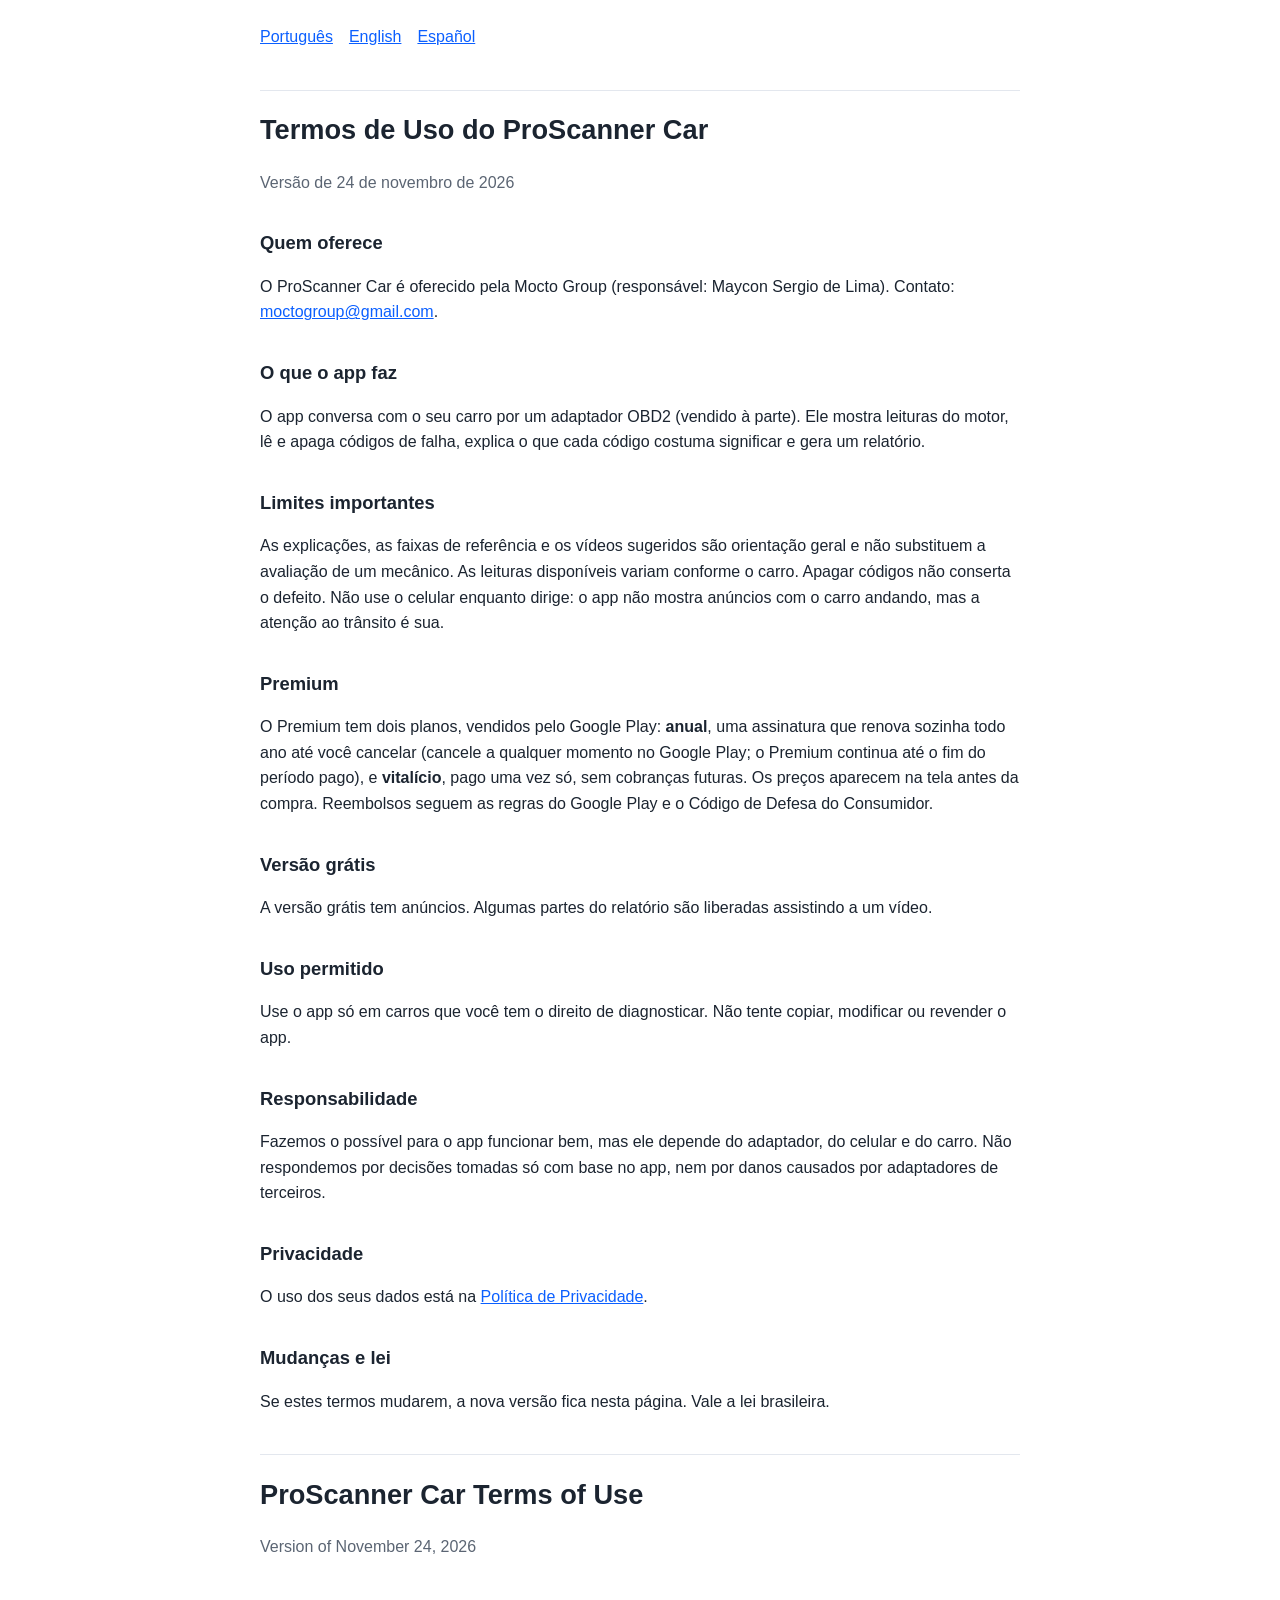
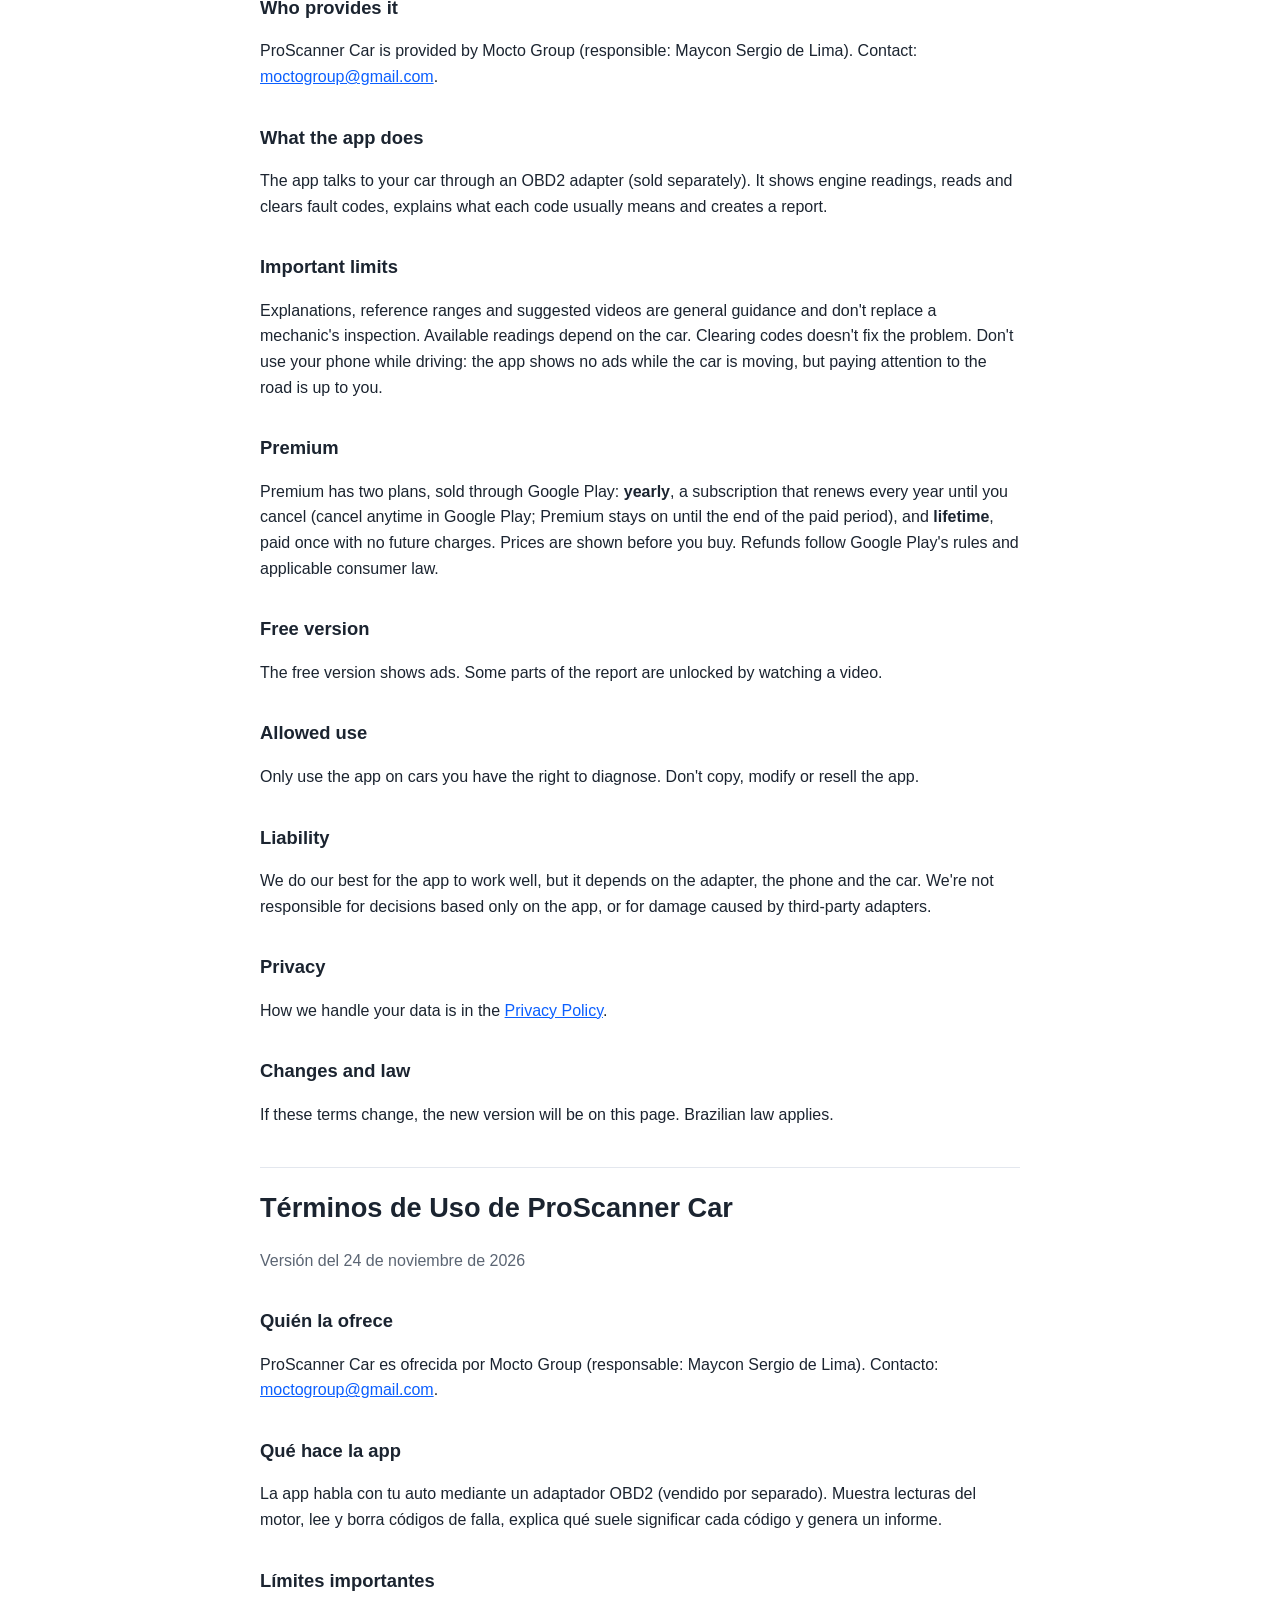
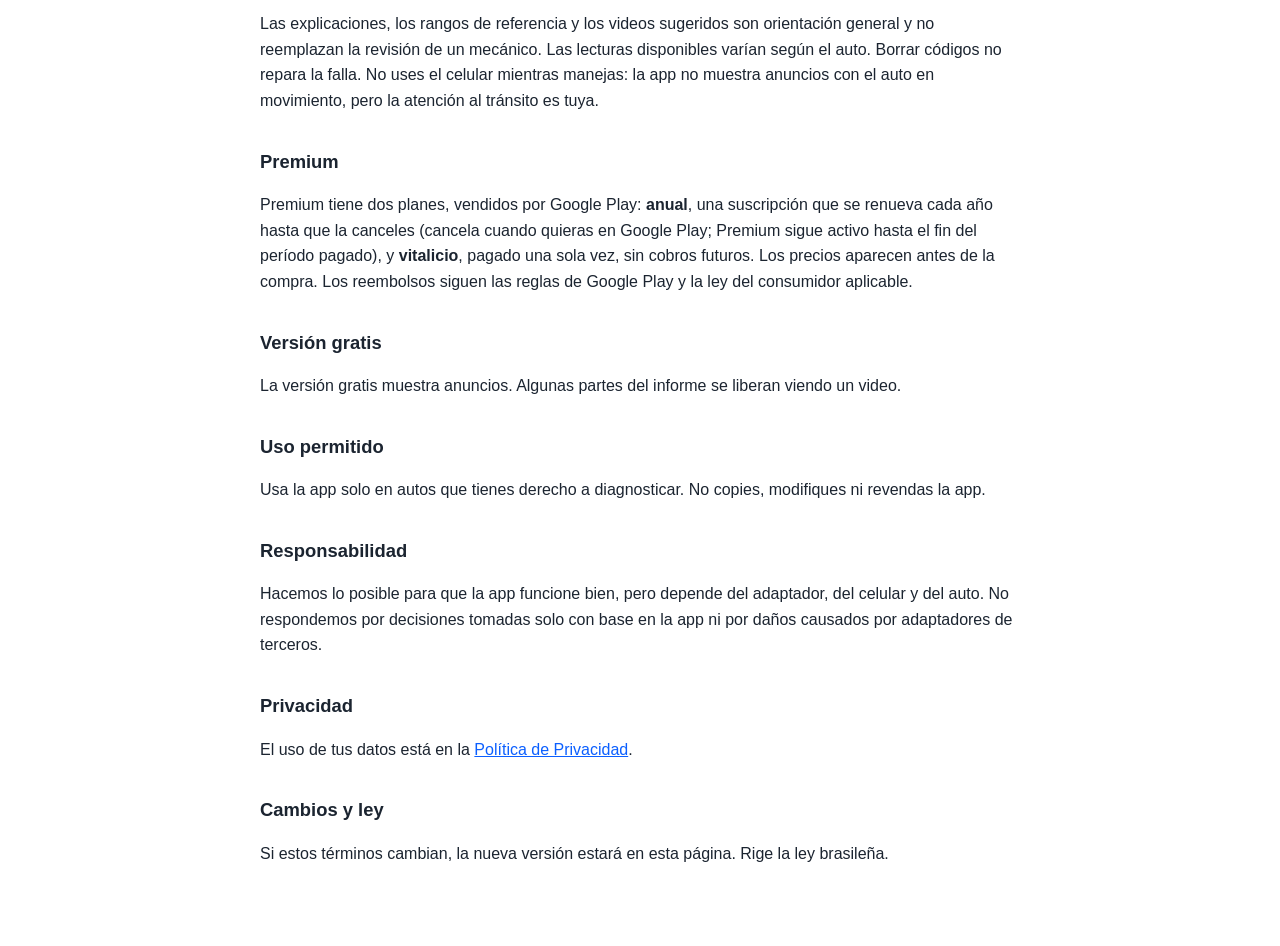
<file: proscanner/termos.html>
<!doctype html><html lang="pt-BR"><head><meta charset="utf-8"><meta name="viewport" content="width=device-width,initial-scale=1"><title>ProScanner Car – Termos</title><style>body{margin:0;background:#fff;color:#1b2430;font:16px/1.6 -apple-system,Segoe UI,Roboto,sans-serif}main{max-width:760px;margin:0 auto;padding:24px 16px 64px}nav a{margin-right:16px}h1{font-size:1.7rem;line-height:1.25}h2{font-size:1.15rem;margin-top:1.8em}.v{color:#5b6573}section{border-top:1px solid #e3e7ee;margin-top:40px}a{color:#0b5fff}
@media (prefers-color-scheme:dark){body{background:#11161d;color:#e6eaf0}.v{color:#9aa4b2}a{color:#7fb0ff}section{border-color:#2a323d}}</style></head><body><main><nav><a href='#pt'>Português</a><a href='#en'>English</a><a href='#es'>Español</a></nav><section id='pt' lang='pt-BR'><h1>Termos de Uso do ProScanner Car</h1><p class='v'>Versão de 24 de novembro de 2026</p><h2>Quem oferece</h2><p>O ProScanner Car é oferecido pela Mocto Group (responsável: Maycon Sergio de Lima). Contato: <a href='mailto:moctogroup@gmail.com'>moctogroup@gmail.com</a>.</p><h2>O que o app faz</h2><p>O app conversa com o seu carro por um adaptador OBD2 (vendido à parte). Ele mostra leituras do motor, lê e apaga códigos de falha, explica o que cada código costuma significar e gera um relatório.</p><h2>Limites importantes</h2><p>As explicações, as faixas de referência e os vídeos sugeridos são orientação geral e não substituem a avaliação de um mecânico. As leituras disponíveis variam conforme o carro. Apagar códigos não conserta o defeito. Não use o celular enquanto dirige: o app não mostra anúncios com o carro andando, mas a atenção ao trânsito é sua.</p><h2>Premium</h2><p>O Premium tem dois planos, vendidos pelo Google Play: <b>anual</b>, uma assinatura que renova sozinha todo ano até você cancelar (cancele a qualquer momento no Google Play; o Premium continua até o fim do período pago), e <b>vitalício</b>, pago uma vez só, sem cobranças futuras. Os preços aparecem na tela antes da compra. Reembolsos seguem as regras do Google Play e o Código de Defesa do Consumidor.</p><h2>Versão grátis</h2><p>A versão grátis tem anúncios. Algumas partes do relatório são liberadas assistindo a um vídeo.</p><h2>Uso permitido</h2><p>Use o app só em carros que você tem o direito de diagnosticar. Não tente copiar, modificar ou revender o app.</p><h2>Responsabilidade</h2><p>Fazemos o possível para o app funcionar bem, mas ele depende do adaptador, do celular e do carro. Não respondemos por decisões tomadas só com base no app, nem por danos causados por adaptadores de terceiros.</p><h2>Privacidade</h2><p>O uso dos seus dados está na <a href='privacidade.html'>Política de Privacidade</a>.</p><h2>Mudanças e lei</h2><p>Se estes termos mudarem, a nova versão fica nesta página. Vale a lei brasileira.</p></section><section id='en' lang='en'><h1>ProScanner Car Terms of Use</h1><p class='v'>Version of November 24, 2026</p><h2>Who provides it</h2><p>ProScanner Car is provided by Mocto Group (responsible: Maycon Sergio de Lima). Contact: <a href='mailto:moctogroup@gmail.com'>moctogroup@gmail.com</a>.</p><h2>What the app does</h2><p>The app talks to your car through an OBD2 adapter (sold separately). It shows engine readings, reads and clears fault codes, explains what each code usually means and creates a report.</p><h2>Important limits</h2><p>Explanations, reference ranges and suggested videos are general guidance and don't replace a mechanic's inspection. Available readings depend on the car. Clearing codes doesn't fix the problem. Don't use your phone while driving: the app shows no ads while the car is moving, but paying attention to the road is up to you.</p><h2>Premium</h2><p>Premium has two plans, sold through Google Play: <b>yearly</b>, a subscription that renews every year until you cancel (cancel anytime in Google Play; Premium stays on until the end of the paid period), and <b>lifetime</b>, paid once with no future charges. Prices are shown before you buy. Refunds follow Google Play's rules and applicable consumer law.</p><h2>Free version</h2><p>The free version shows ads. Some parts of the report are unlocked by watching a video.</p><h2>Allowed use</h2><p>Only use the app on cars you have the right to diagnose. Don't copy, modify or resell the app.</p><h2>Liability</h2><p>We do our best for the app to work well, but it depends on the adapter, the phone and the car. We're not responsible for decisions based only on the app, or for damage caused by third-party adapters.</p><h2>Privacy</h2><p>How we handle your data is in the <a href='privacidade.html#en'>Privacy Policy</a>.</p><h2>Changes and law</h2><p>If these terms change, the new version will be on this page. Brazilian law applies.</p></section><section id='es' lang='es'><h1>Términos de Uso de ProScanner Car</h1><p class='v'>Versión del 24 de noviembre de 2026</p><h2>Quién la ofrece</h2><p>ProScanner Car es ofrecida por Mocto Group (responsable: Maycon Sergio de Lima). Contacto: <a href='mailto:moctogroup@gmail.com'>moctogroup@gmail.com</a>.</p><h2>Qué hace la app</h2><p>La app habla con tu auto mediante un adaptador OBD2 (vendido por separado). Muestra lecturas del motor, lee y borra códigos de falla, explica qué suele significar cada código y genera un informe.</p><h2>Límites importantes</h2><p>Las explicaciones, los rangos de referencia y los videos sugeridos son orientación general y no reemplazan la revisión de un mecánico. Las lecturas disponibles varían según el auto. Borrar códigos no repara la falla. No uses el celular mientras manejas: la app no muestra anuncios con el auto en movimiento, pero la atención al tránsito es tuya.</p><h2>Premium</h2><p>Premium tiene dos planes, vendidos por Google Play: <b>anual</b>, una suscripción que se renueva cada año hasta que la canceles (cancela cuando quieras en Google Play; Premium sigue activo hasta el fin del período pagado), y <b>vitalicio</b>, pagado una sola vez, sin cobros futuros. Los precios aparecen antes de la compra. Los reembolsos siguen las reglas de Google Play y la ley del consumidor aplicable.</p><h2>Versión gratis</h2><p>La versión gratis muestra anuncios. Algunas partes del informe se liberan viendo un video.</p><h2>Uso permitido</h2><p>Usa la app solo en autos que tienes derecho a diagnosticar. No copies, modifiques ni revendas la app.</p><h2>Responsabilidad</h2><p>Hacemos lo posible para que la app funcione bien, pero depende del adaptador, del celular y del auto. No respondemos por decisiones tomadas solo con base en la app ni por daños causados por adaptadores de terceros.</p><h2>Privacidad</h2><p>El uso de tus datos está en la <a href='privacidade.html#es'>Política de Privacidad</a>.</p><h2>Cambios y ley</h2><p>Si estos términos cambian, la nueva versión estará en esta página. Rige la ley brasileña.</p></section></main></body></html>
</file>
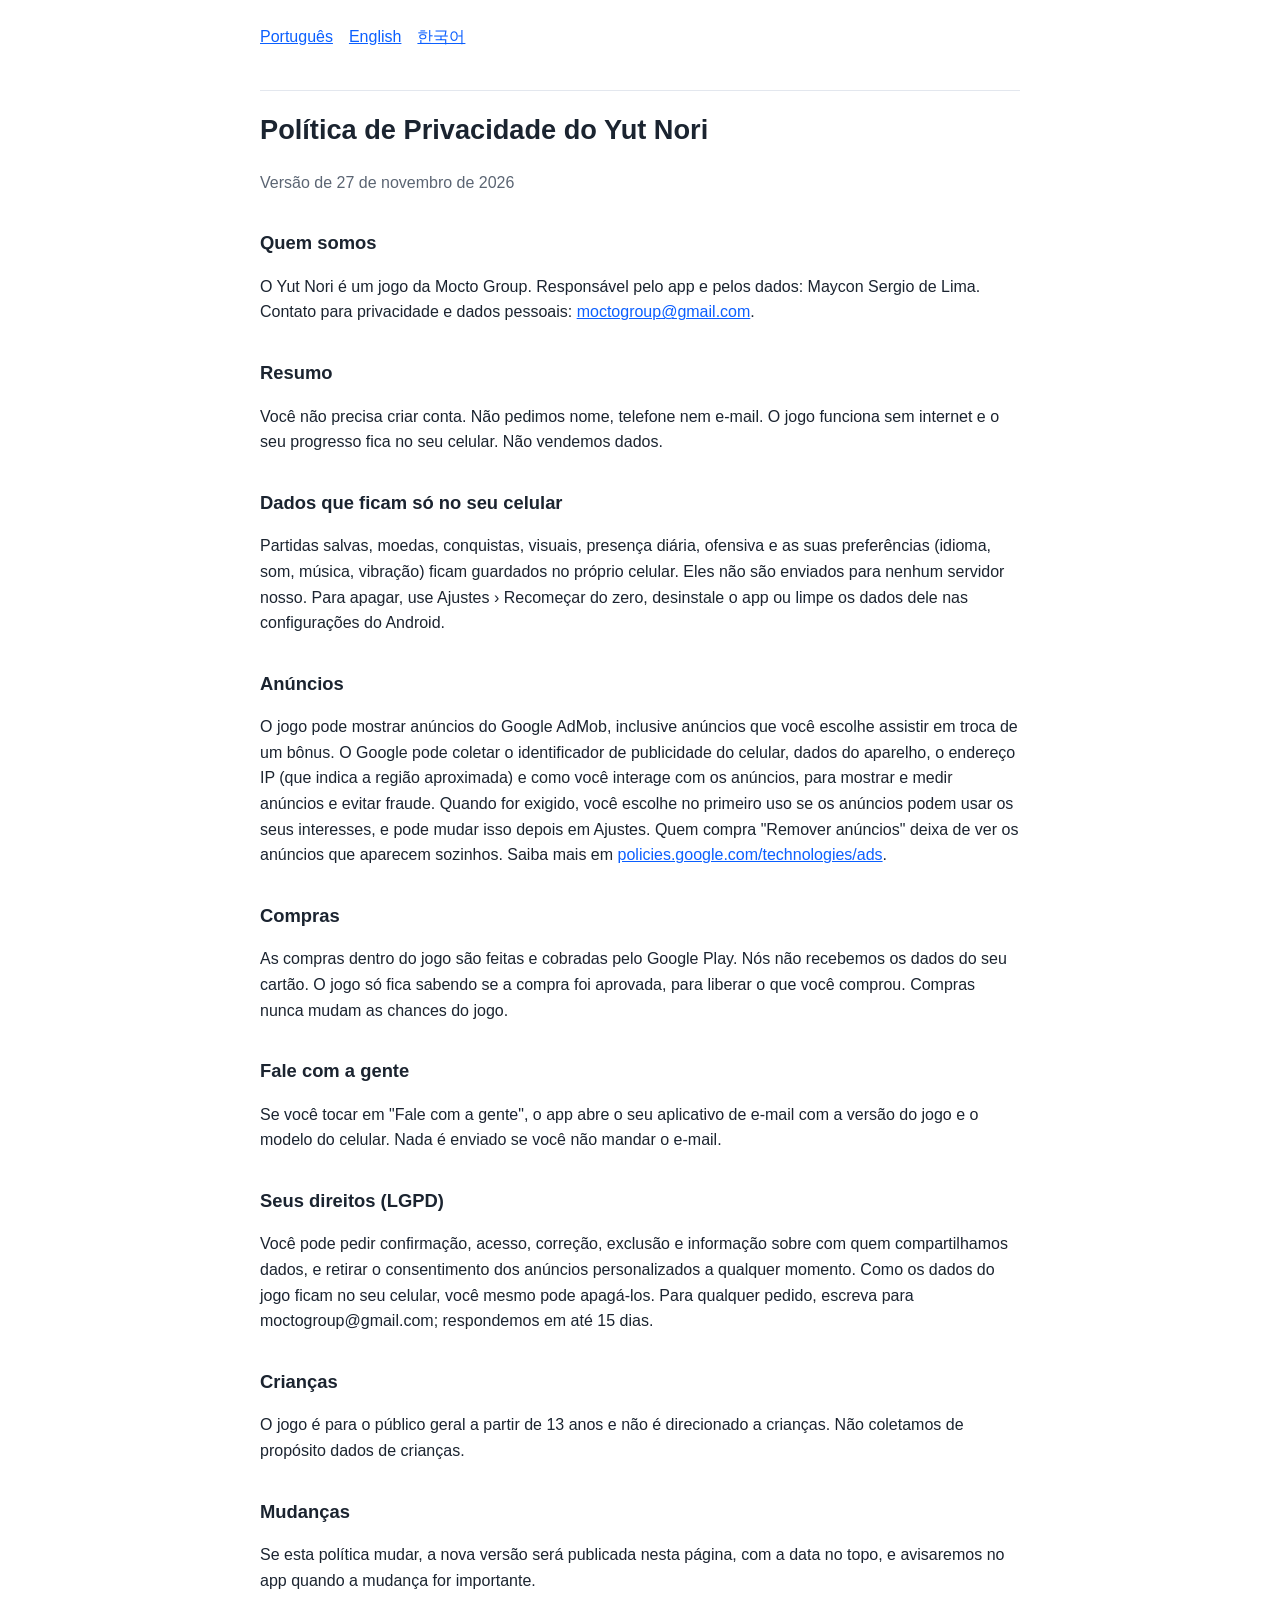
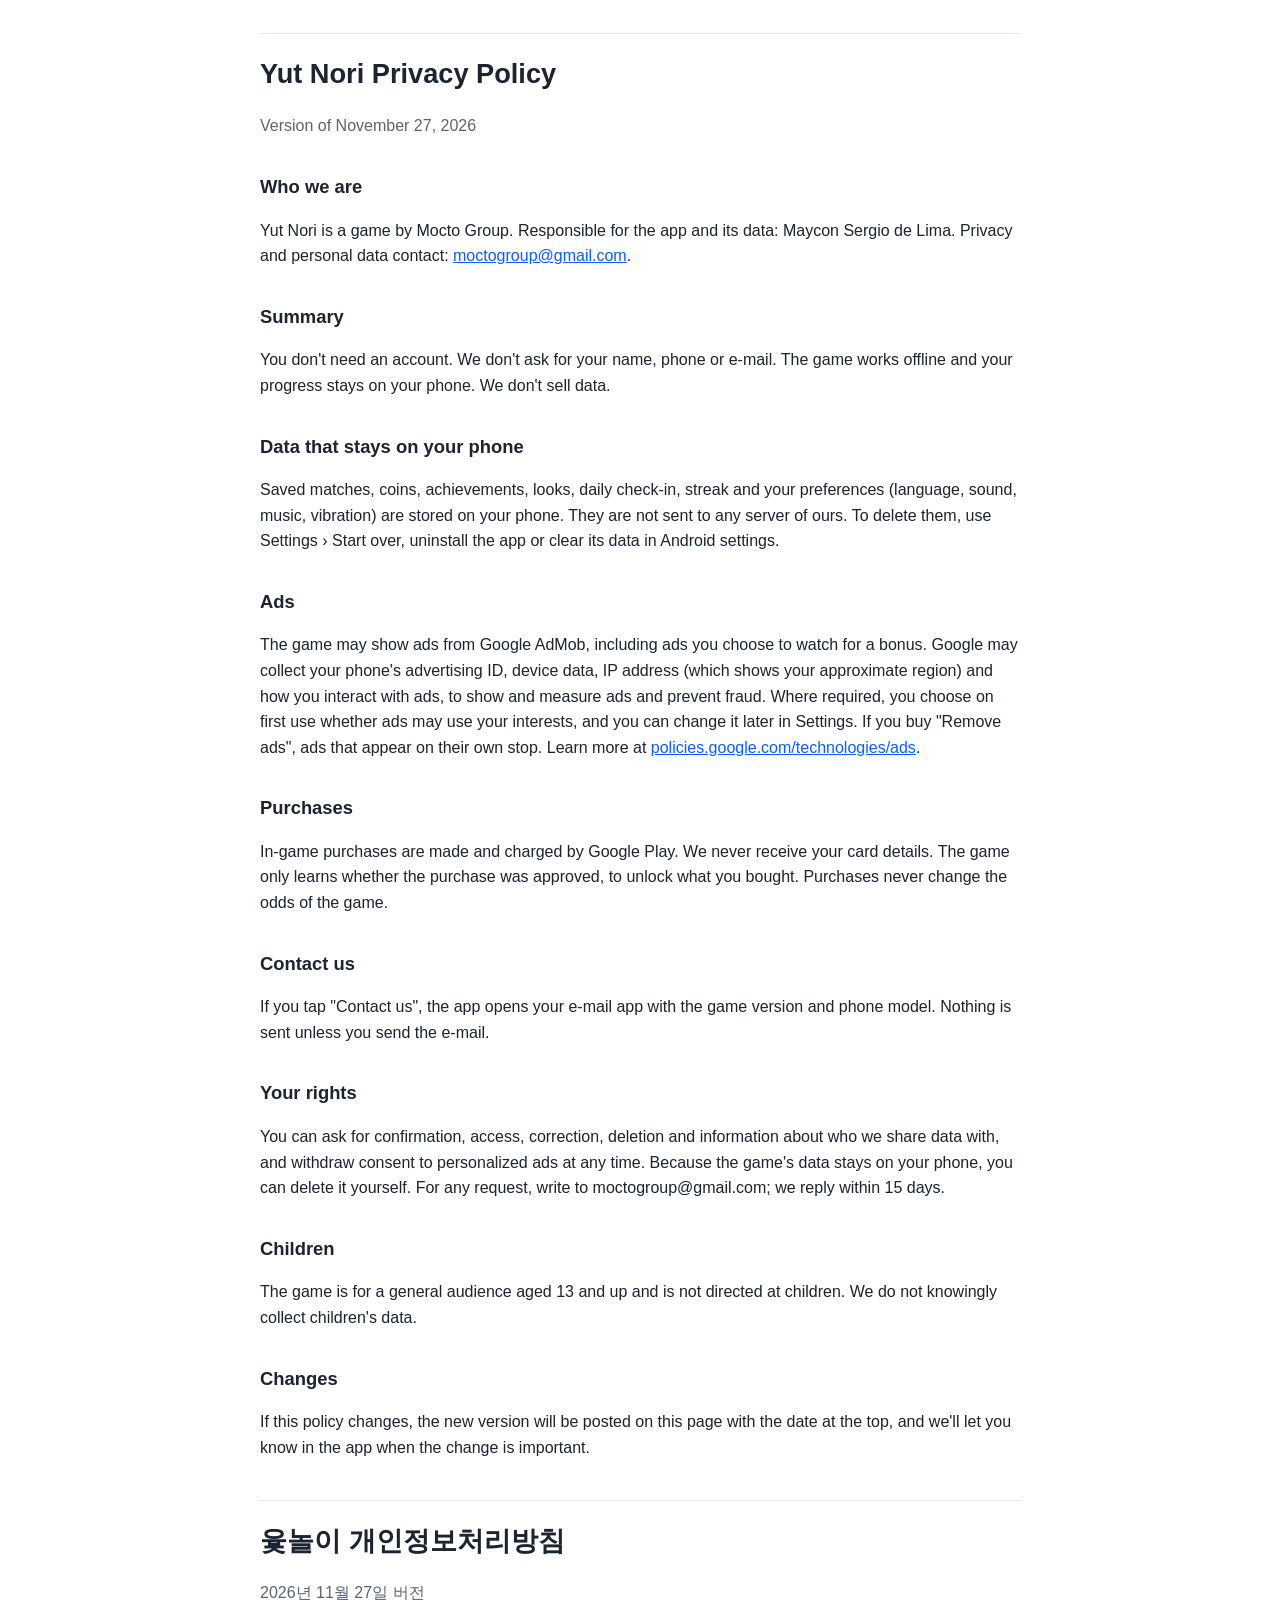
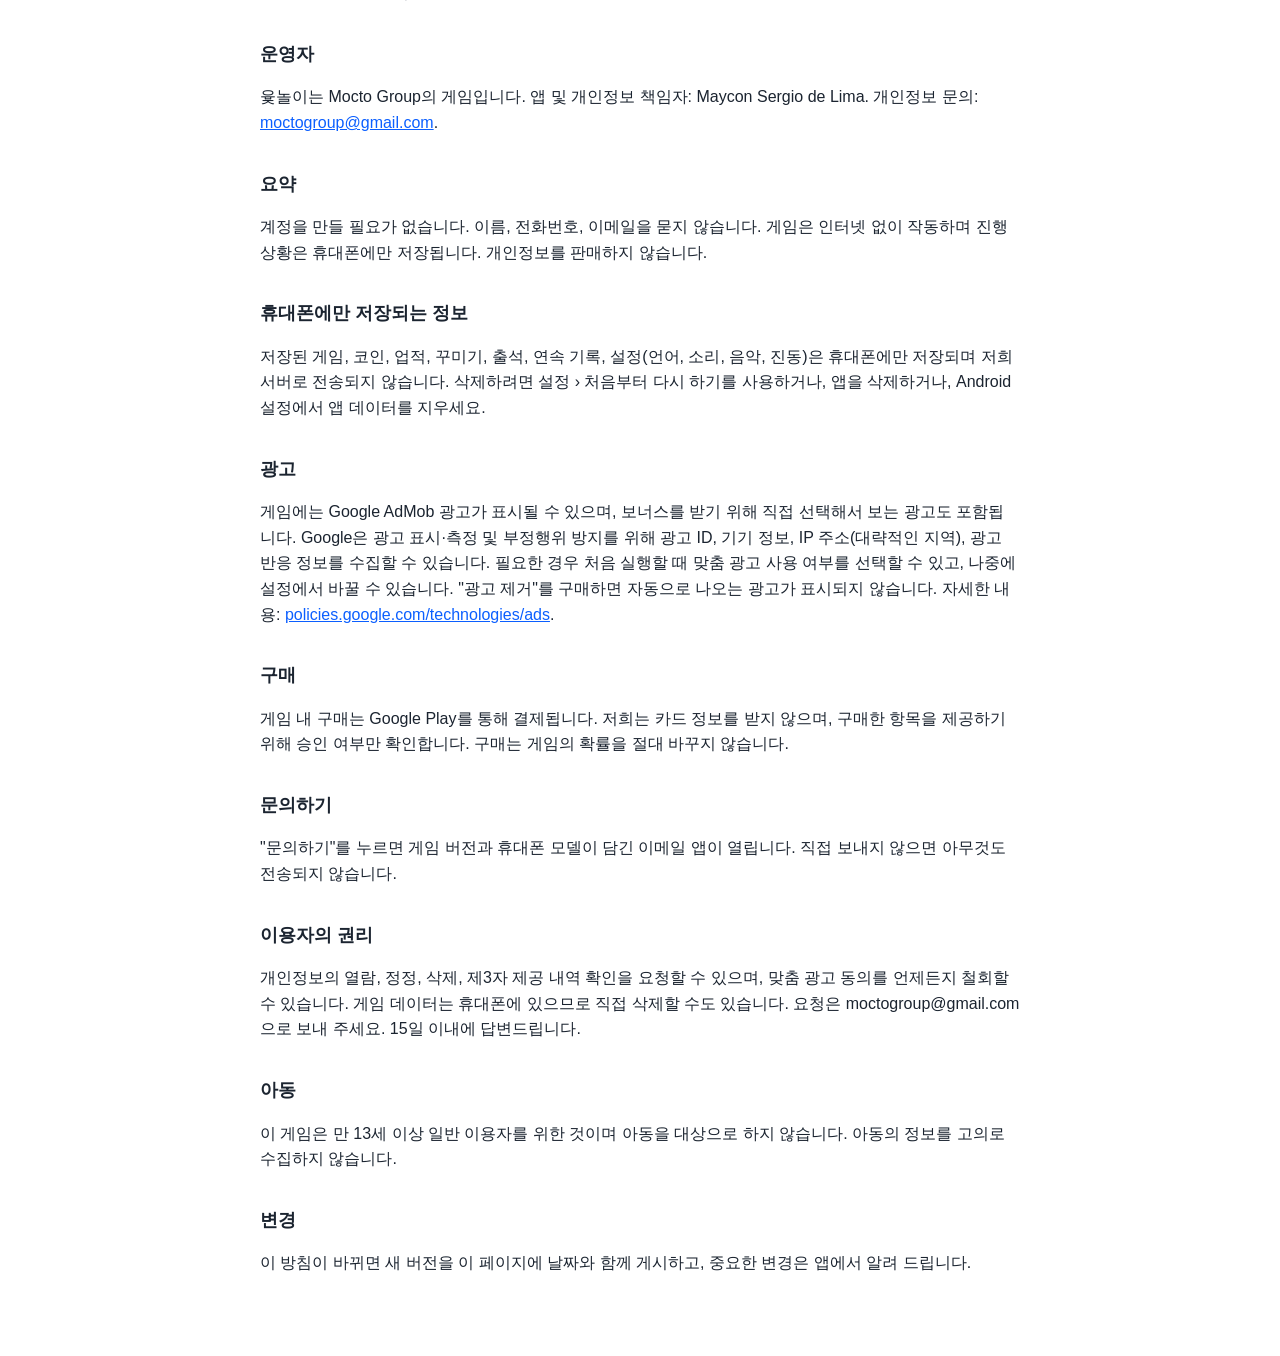
<file: yutnori/privacidade.html>
<!doctype html><html lang="pt-BR"><head><meta charset="utf-8"><meta name="viewport" content="width=device-width,initial-scale=1"><title>Yut Nori – Privacidade</title><style>body{margin:0;background:#fff;color:#1b2430;font:16px/1.6 -apple-system,Segoe UI,Roboto,sans-serif}main{max-width:760px;margin:0 auto;padding:24px 16px 64px}nav a{margin-right:16px}h1{font-size:1.7rem;line-height:1.25}h2{font-size:1.15rem;margin-top:1.8em}.v{color:#5b6573}section{border-top:1px solid #e3e7ee;margin-top:40px}a{color:#0b5fff}
@media (prefers-color-scheme:dark){body{background:#11161d;color:#e6eaf0}.v{color:#9aa4b2}a{color:#7fb0ff}section{border-color:#2a323d}}</style></head><body><main><nav><a href='#pt'>Português</a><a href='#en'>English</a><a href='#ko'>한국어</a></nav><section id='pt' lang='pt-BR'><h1>Política de Privacidade do Yut Nori</h1><p class='v'>Versão de 27 de novembro de 2026</p><h2>Quem somos</h2><p>O Yut Nori é um jogo da Mocto Group. Responsável pelo app e pelos dados: Maycon Sergio de Lima. Contato para privacidade e dados pessoais: <a href='mailto:moctogroup@gmail.com'>moctogroup@gmail.com</a>.</p><h2>Resumo</h2><p>Você não precisa criar conta. Não pedimos nome, telefone nem e-mail. O jogo funciona sem internet e o seu progresso fica no seu celular. Não vendemos dados.</p><h2>Dados que ficam só no seu celular</h2><p>Partidas salvas, moedas, conquistas, visuais, presença diária, ofensiva e as suas preferências (idioma, som, música, vibração) ficam guardados no próprio celular. Eles não são enviados para nenhum servidor nosso. Para apagar, use Ajustes › Recomeçar do zero, desinstale o app ou limpe os dados dele nas configurações do Android.</p><h2>Anúncios</h2><p>O jogo pode mostrar anúncios do Google AdMob, inclusive anúncios que você escolhe assistir em troca de um bônus. O Google pode coletar o identificador de publicidade do celular, dados do aparelho, o endereço IP (que indica a região aproximada) e como você interage com os anúncios, para mostrar e medir anúncios e evitar fraude. Quando for exigido, você escolhe no primeiro uso se os anúncios podem usar os seus interesses, e pode mudar isso depois em Ajustes. Quem compra "Remover anúncios" deixa de ver os anúncios que aparecem sozinhos. Saiba mais em <a href='https://policies.google.com/technologies/ads'>policies.google.com/technologies/ads</a>.</p><h2>Compras</h2><p>As compras dentro do jogo são feitas e cobradas pelo Google Play. Nós não recebemos os dados do seu cartão. O jogo só fica sabendo se a compra foi aprovada, para liberar o que você comprou. Compras nunca mudam as chances do jogo.</p><h2>Fale com a gente</h2><p>Se você tocar em "Fale com a gente", o app abre o seu aplicativo de e-mail com a versão do jogo e o modelo do celular. Nada é enviado se você não mandar o e-mail.</p><h2>Seus direitos (LGPD)</h2><p>Você pode pedir confirmação, acesso, correção, exclusão e informação sobre com quem compartilhamos dados, e retirar o consentimento dos anúncios personalizados a qualquer momento. Como os dados do jogo ficam no seu celular, você mesmo pode apagá-los. Para qualquer pedido, escreva para moctogroup@gmail.com; respondemos em até 15 dias.</p><h2>Crianças</h2><p>O jogo é para o público geral a partir de 13 anos e não é direcionado a crianças. Não coletamos de propósito dados de crianças.</p><h2>Mudanças</h2><p>Se esta política mudar, a nova versão será publicada nesta página, com a data no topo, e avisaremos no app quando a mudança for importante.</p></section><section id='en' lang='en'><h1>Yut Nori Privacy Policy</h1><p class='v'>Version of November 27, 2026</p><h2>Who we are</h2><p>Yut Nori is a game by Mocto Group. Responsible for the app and its data: Maycon Sergio de Lima. Privacy and personal data contact: <a href='mailto:moctogroup@gmail.com'>moctogroup@gmail.com</a>.</p><h2>Summary</h2><p>You don't need an account. We don't ask for your name, phone or e-mail. The game works offline and your progress stays on your phone. We don't sell data.</p><h2>Data that stays on your phone</h2><p>Saved matches, coins, achievements, looks, daily check-in, streak and your preferences (language, sound, music, vibration) are stored on your phone. They are not sent to any server of ours. To delete them, use Settings › Start over, uninstall the app or clear its data in Android settings.</p><h2>Ads</h2><p>The game may show ads from Google AdMob, including ads you choose to watch for a bonus. Google may collect your phone's advertising ID, device data, IP address (which shows your approximate region) and how you interact with ads, to show and measure ads and prevent fraud. Where required, you choose on first use whether ads may use your interests, and you can change it later in Settings. If you buy "Remove ads", ads that appear on their own stop. Learn more at <a href='https://policies.google.com/technologies/ads'>policies.google.com/technologies/ads</a>.</p><h2>Purchases</h2><p>In-game purchases are made and charged by Google Play. We never receive your card details. The game only learns whether the purchase was approved, to unlock what you bought. Purchases never change the odds of the game.</p><h2>Contact us</h2><p>If you tap "Contact us", the app opens your e-mail app with the game version and phone model. Nothing is sent unless you send the e-mail.</p><h2>Your rights</h2><p>You can ask for confirmation, access, correction, deletion and information about who we share data with, and withdraw consent to personalized ads at any time. Because the game's data stays on your phone, you can delete it yourself. For any request, write to moctogroup@gmail.com; we reply within 15 days.</p><h2>Children</h2><p>The game is for a general audience aged 13 and up and is not directed at children. We do not knowingly collect children's data.</p><h2>Changes</h2><p>If this policy changes, the new version will be posted on this page with the date at the top, and we'll let you know in the app when the change is important.</p></section><section id='ko' lang='ko'><h1>윷놀이 개인정보처리방침</h1><p class='v'>2026년 11월 27일 버전</p><h2>운영자</h2><p>윷놀이는 Mocto Group의 게임입니다. 앱 및 개인정보 책임자: Maycon Sergio de Lima. 개인정보 문의: <a href='mailto:moctogroup@gmail.com'>moctogroup@gmail.com</a>.</p><h2>요약</h2><p>계정을 만들 필요가 없습니다. 이름, 전화번호, 이메일을 묻지 않습니다. 게임은 인터넷 없이 작동하며 진행 상황은 휴대폰에만 저장됩니다. 개인정보를 판매하지 않습니다.</p><h2>휴대폰에만 저장되는 정보</h2><p>저장된 게임, 코인, 업적, 꾸미기, 출석, 연속 기록, 설정(언어, 소리, 음악, 진동)은 휴대폰에만 저장되며 저희 서버로 전송되지 않습니다. 삭제하려면 설정 › 처음부터 다시 하기를 사용하거나, 앱을 삭제하거나, Android 설정에서 앱 데이터를 지우세요.</p><h2>광고</h2><p>게임에는 Google AdMob 광고가 표시될 수 있으며, 보너스를 받기 위해 직접 선택해서 보는 광고도 포함됩니다. Google은 광고 표시·측정 및 부정행위 방지를 위해 광고 ID, 기기 정보, IP 주소(대략적인 지역), 광고 반응 정보를 수집할 수 있습니다. 필요한 경우 처음 실행할 때 맞춤 광고 사용 여부를 선택할 수 있고, 나중에 설정에서 바꿀 수 있습니다. "광고 제거"를 구매하면 자동으로 나오는 광고가 표시되지 않습니다. 자세한 내용: <a href='https://policies.google.com/technologies/ads'>policies.google.com/technologies/ads</a>.</p><h2>구매</h2><p>게임 내 구매는 Google Play를 통해 결제됩니다. 저희는 카드 정보를 받지 않으며, 구매한 항목을 제공하기 위해 승인 여부만 확인합니다. 구매는 게임의 확률을 절대 바꾸지 않습니다.</p><h2>문의하기</h2><p>"문의하기"를 누르면 게임 버전과 휴대폰 모델이 담긴 이메일 앱이 열립니다. 직접 보내지 않으면 아무것도 전송되지 않습니다.</p><h2>이용자의 권리</h2><p>개인정보의 열람, 정정, 삭제, 제3자 제공 내역 확인을 요청할 수 있으며, 맞춤 광고 동의를 언제든지 철회할 수 있습니다. 게임 데이터는 휴대폰에 있으므로 직접 삭제할 수도 있습니다. 요청은 moctogroup@gmail.com으로 보내 주세요. 15일 이내에 답변드립니다.</p><h2>아동</h2><p>이 게임은 만 13세 이상 일반 이용자를 위한 것이며 아동을 대상으로 하지 않습니다. 아동의 정보를 고의로 수집하지 않습니다.</p><h2>변경</h2><p>이 방침이 바뀌면 새 버전을 이 페이지에 날짜와 함께 게시하고, 중요한 변경은 앱에서 알려 드립니다.</p></section></main></body></html>
</file>
<file: estilo.css>
/* Página de convites do Ó Eu Aqui! — mesmas cores do app (tema escuro, design.md §4). Sem fonte externa. */
:root {
  --fundo: #0e0b16;
  --superficie: #1a1526;
  --texto: #f6f2ff;
  --suave: #b9b0cc;
  --marca: #ffd23f;
  --sobre-marca: #16131d;
  --borda: #7d7393;
  --foco: #7fe7ff;
  --erro: #ff7a7a;
  --ok: #4be38e;
  color-scheme: dark;
}
* { box-sizing: border-box; }
html, body { margin: 0; background: var(--fundo); color: var(--texto); }
body {
  font: 17px/1.5 system-ui, -apple-system, "Segoe UI", Roboto, Arial, sans-serif;
  min-height: 100vh;
  display: flex;
  justify-content: center;
  padding: max(24px, env(safe-area-inset-top)) 16px max(24px, env(safe-area-inset-bottom));
}
main { width: 100%; max-width: 440px; display: flex; flex-direction: column; gap: 16px; }
.marca { font-weight: 800; font-size: 30px; line-height: 1.15; margin: 8px 0 0; color: var(--marca); letter-spacing: -0.5px; }
h1 { font-size: 22px; line-height: 1.25; margin: 0; }
p { margin: 0; }
.suave { color: var(--suave); font-size: 15px; }
.cartao { background: var(--superficie); border-radius: 16px; padding: 16px; display: flex; flex-direction: column; gap: 12px; }
.botao {
  display: block; width: 100%; min-height: 56px; padding: 14px 16px; border-radius: 16px;
  font: inherit; font-weight: 700; text-align: center; text-decoration: none; cursor: pointer;
  border: 2px solid var(--marca);
}
.principal { background: var(--marca); color: var(--sobre-marca); }
.secundario { background: transparent; color: var(--texto); border-color: var(--borda); }
.botao:focus-visible { outline: 3px solid var(--foco); outline-offset: 3px; }
.codigo {
  width: 100%; font: 13px/1.4 ui-monospace, Menlo, Consolas, monospace; color: var(--suave);
  background: var(--fundo); border: 1px solid var(--borda); border-radius: 10px; padding: 10px; resize: none;
}
.status { min-height: 1.5em; font-size: 15px; color: var(--ok); }
.erro { color: var(--erro); }
[hidden] { display: none !important; }
/* Política e Termos (privacidade.html, termos.html) */
main.legal { max-width: 760px; gap: 12px; min-width: 0; overflow-wrap: anywhere; }
main.legal > * { min-width: 0; max-width: 100%; }
main.legal h2 { font-size: 19px; margin: 16px 0 0; color: var(--marca); }
main.legal ul, main.legal ol { margin: 0; padding-left: 22px; }
main.legal li { margin: 4px 0; }
main.legal a { color: #8fd8ff; }
.tabela { overflow-x: auto; max-width: 100%; }
table { border-collapse: collapse; width: 100%; font-size: 14px; }
th, td { border: 1px solid var(--borda); padding: 8px; text-align: left; vertical-align: top; }
th { background: var(--superficie); }
mark.preencher { background: #ffd23f; color: #16131d; font-weight: 700; padding: 0 3px; border-radius: 4px; }
.aviso-preencher { border: 2px dashed var(--marca); border-radius: 12px; padding: 12px; }
code { font-family: ui-monospace, Menlo, Consolas, monospace; }
.marca { display: flex; align-items: center; gap: 10px; }
.logo { width: 56px; height: 56px; border-radius: 14px; }
h2 { font-size: 19px; line-height: 1.25; margin: 0; }
.codigo-oculto { position: absolute; left: -9999px; width: 1px; height: 1px; opacity: 0; }
</file>
